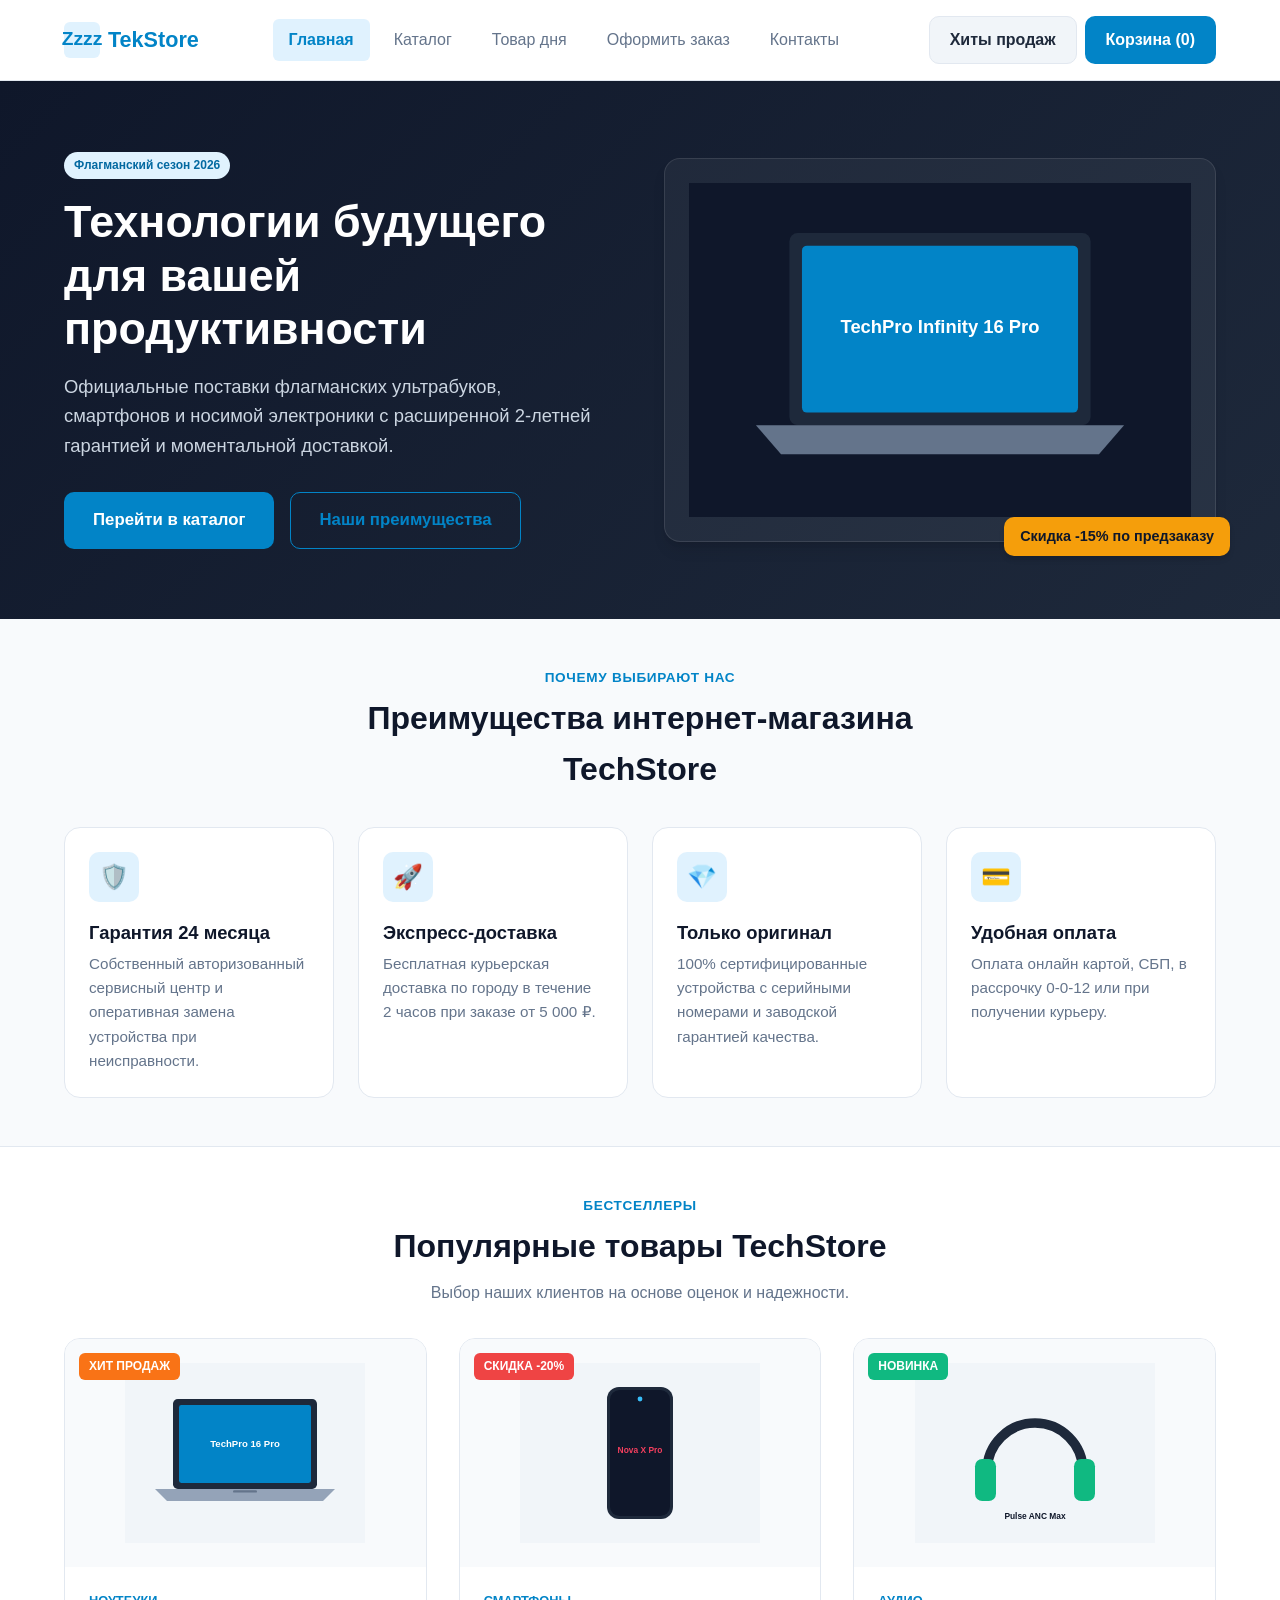
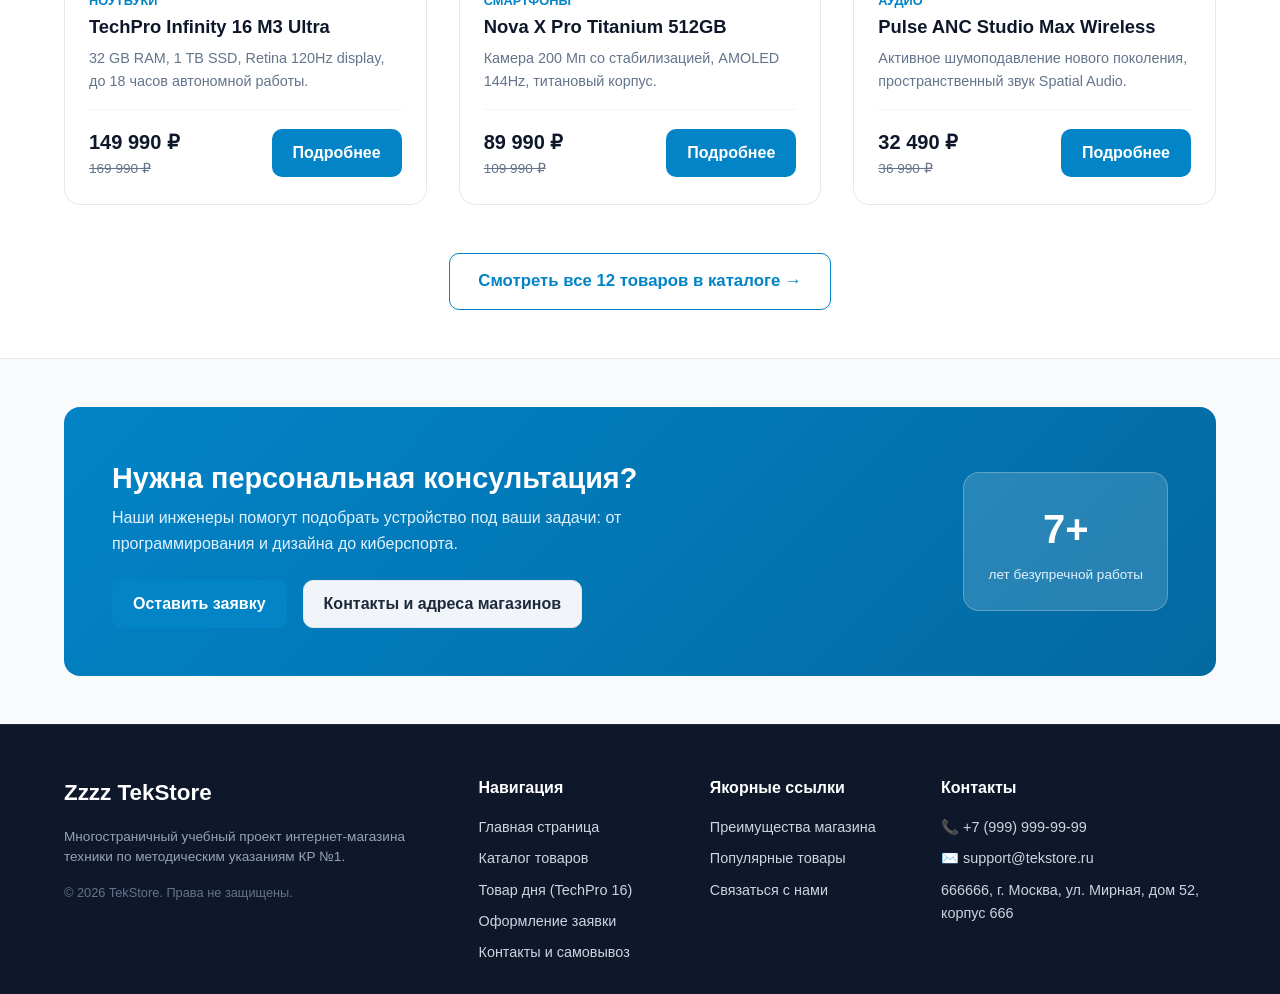
<file: index.html>
<!DOCTYPE html>
<html lang="ru">
<head>
  <meta charset="UTF-8">
  <meta name="viewport" content="width=device-width, initial-scale=1.0">
  <meta name="description" content="Интернет-магазин современной электроники и техники TechStore. Ноутбуки, смартфоны, аксессуары по лучшим ценам.">
  <title>TekStore — Интернет-магазин техники и электроники</title>
  <link rel="stylesheet" href="css/style.css">
</head>
<body class="site-body">
  <header class="site-header">
    <div class="site-header__container">
      <a href="index.html" class="site-header__logo" aria-label="TechStore Главная">
        <span class="site-header__logo-icon">Zzzz</span>
        <span class="site-header__logo-text">TekStore</span>
      </a>
      <nav class="site-nav" aria-label="Основное меню">
        <ul class="site-nav__list">
          <li class="site-nav__item">
            <a href="index.html" class="site-nav__link site-nav__link--active">Главная</a>
          </li>
          <li class="site-nav__item">
            <a href="catalog.html" class="site-nav__link">Каталог</a>
          </li>
          <li class="site-nav__item">
            <a href="product.html" class="site-nav__link">Товар дня</a>
          </li>
          <li class="site-nav__item">
            <a href="order.html" class="site-nav__link">Оформить заказ</a>
          </li>
          <li class="site-nav__item">
            <a href="contacts.html" class="site-nav__link">Контакты</a>
          </li>
        </ul>
      </nav>
      <div class="site-header__actions">
        <a href="index.html#popular" class="button button--secondary site-header__btn">Хиты продаж</a>
        <a href="order.html" class="button button--primary site-header__btn">Корзина (0)</a>
      </div>
    </div>
  </header>
  <main class="main-content">
    <section class="hero-banner">
      <div class="hero-banner__inner">
        <div class="hero-banner__content">
          <span class="badge badge--primary hero-banner__badge">Флагманский сезон 2026</span>
          <h1 class="hero-banner__title">Технологии будущего для вашей продуктивности</h1>
          <p class="hero-banner__description">
            Официальные поставки флагманских ультрабуков, смартфонов и носимой электроники с расширенной 2-летней гарантией и моментальной доставкой.
          </p>
          <div class="hero-banner__buttons">
            <a href="catalog.html" class="button button--primary button--large">Перейти в каталог</a>
            <a href="#advantages" class="button button--outline button--large">Наши преимущества</a>
          </div>
        </div>
        <div class="hero-banner__media">
          <div class="hero-banner__card-preview">
            <img src="images/hero-laptop.svg" alt="Ультрабук TechPro 16 Pro" class="hero-banner__image" onerror="this.src='https://placehold.co/600x400/0f172a/38bdf8?text=TechStore+Ultrabook'">
            <div class="hero-banner__floating-tag">Скидка -15% по предзаказу</div>
          </div>
        </div>
      </div>
    </section>
    <section id="advantages" class="features section-block">
      <div class="section-container">
        <header class="section-header">
          <span class="section-header__subtitle">Почему выбирают нас</span>
          <h2 class="section-header__title">Преимущества интернет-магазина TechStore</h2>
        </header>
        <div class="features__grid">
          <article class="feature-item">
            <div class="feature-item__icon-wrapper">
              <span class="feature-item__icon">🛡️</span>
            </div>
            <h3 class="feature-item__title">Гарантия 24 месяца</h3>
            <p class="feature-item__text">Собственный авторизованный сервисный центр и оперативная замена устройства при неисправности.</p>
          </article>
          <article class="feature-item">
            <div class="feature-item__icon-wrapper">
              <span class="feature-item__icon">🚀</span>
            </div>
            <h3 class="feature-item__title">Экспресс-доставка</h3>
            <p class="feature-item__text">Бесплатная курьерская доставка по городу в течение 2 часов при заказе от 5 000 ₽.</p>
          </article>
          <article class="feature-item">
            <div class="feature-item__icon-wrapper">
              <span class="feature-item__icon">💎</span>
            </div>
            <h3 class="feature-item__title">Только оригинал</h3>
            <p class="feature-item__text">100% сертифицированные устройства с серийными номерами и заводской гарантией качества.</p>
          </article>
          <article class="feature-item">
            <div class="feature-item__icon-wrapper">
              <span class="feature-item__icon">💳</span>
            </div>
            <h3 class="feature-item__title">Удобная оплата</h3>
            <p class="feature-item__text">Оплата онлайн картой, СБП, в рассрочку 0-0-12 или при получении курьеру.</p>
          </article>
        </div>
      </div>
    </section>
    <section id="popular" class="popular-products section-block section-block--alt">
      <div class="section-container">
        <header class="section-header">
          <span class="section-header__subtitle">Бестселлеры</span>
          <h2 class="section-header__title">Популярные товары TechStore</h2>
          <p class="section-header__desc">Выбор наших клиентов на основе оценок и надежности.</p>
        </header>
        <div class="cards-grid">
          <article class="product-card product-card--hit">
            <span class="product-card__badge product-card__badge--hit">Хит продаж</span>
            <div class="product-card__image-box">
              <img src="images/laptop.svg" alt="Ноутбук TechPro Infinity 16" class="product-card__img" onerror="this.src='https://placehold.co/400x300/1e293b/38bdf8?text=TechPro+Laptop'">
            </div>
            <div class="product-card__body">
              <span class="product-card__category">Ноутбуки</span>
              <h3 class="product-card__title">TechPro Infinity 16 M3 Ultra</h3>
              <p class="product-card__description">32 GB RAM, 1 TB SSD, Retina 120Hz display, до 18 часов автономной работы.</p>
              <div class="product-card__footer">
                <div class="product-card__pricing">
                  <span class="product-card__price">149 990 ₽</span>
                  <span class="product-card__old-price">169 990 ₽</span>
                </div>
                <a href="product.html" class="button button--primary product-card__button">Подробнее</a>
              </div>
            </div>
          </article>
          <article class="product-card product-card--sale">
            <span class="product-card__badge product-card__badge--sale">Скидка -20%</span>
            <div class="product-card__image-box">
              <img src="images/phone.svg" alt="Смартфон Nova X Pro" class="product-card__img" onerror="this.src='https://placehold.co/400x300/1e293b/f43f5e?text=Nova+X+Pro'">
            </div>
            <div class="product-card__body">
              <span class="product-card__category">Смартфоны</span>
              <h3 class="product-card__title">Nova X Pro Titanium 512GB</h3>
              <p class="product-card__description">Камера 200 Мп со стабилизацией, AMOLED 144Hz, титановый корпус.</p>
              <div class="product-card__footer">
                <div class="product-card__pricing">
                  <span class="product-card__price">89 990 ₽</span>
                  <span class="product-card__old-price">109 990 ₽</span>
                </div>
                <a href="product.html" class="button button--primary product-card__button">Подробнее</a>
              </div>
            </div>
          </article>
          <article class="product-card product-card--new">
            <span class="product-card__badge product-card__badge--new">Новинка</span>
            <div class="product-card__image-box">
              <img src="images/headphones.svg" alt="Наушники Pulse ANC Max" class="product-card__img" onerror="this.src='https://placehold.co/400x300/1e293b/10b981?text=Pulse+ANC+Max'">
            </div>
            <div class="product-card__body">
              <span class="product-card__category">Аудио</span>
              <h3 class="product-card__title">Pulse ANC Studio Max Wireless</h3>
              <p class="product-card__description">Активное шумоподавление нового поколения, пространственный звук Spatial Audio.</p>
              <div class="product-card__footer">
                <div class="product-card__pricing">
                  <span class="product-card__price">32 490 ₽</span>
                  <span class="product-card__old-price">36 990 ₽</span>
                </div>
                <a href="product.html" class="button button--primary product-card__button">Подробнее</a>
              </div>
            </div>
          </article>
        </div>
        <div class="section-actions">
          <a href="catalog.html" class="button button--outline button--large">Смотреть все 12 товаров в каталоге →</a>
        </div>
      </div>
    </section>
    <section id="contacts" class="about-section section-block">
      <div class="section-container">
        <div class="banner-cta">
          <div class="banner-cta__content">
            <h2 class="banner-cta__title">Нужна персональная консультация?</h2>
            <p class="banner-cta__text">Наши инженеры помогут подобрать устройство под ваши задачи: от программирования и дизайна до киберспорта.</p>
            <div class="banner-cta__buttons">
              <a href="order.html" class="button button--primary">Оставить заявку</a>
              <a href="contacts.html" class="button button--secondary">Контакты и адреса магазинов</a>
            </div>
          </div>
          <div class="banner-cta__info-badge">
            <span class="banner-cta__number">7+</span>
            <span class="banner-cta__label">лет безупречной работы</span>
          </div>
        </div>
      </div>
    </section>
  </main>
  <footer class="site-footer">
    <div class="site-footer__container">
      <div class="site-footer__col">
        <a href="index.html" class="site-footer__logo">
          <span>Zzzz</span> TekStore
        </a>
        <p class="site-footer__about">Многостраничный учебный проект интернет-магазина техники по методическим указаниям КР №1.</p>
        <p class="site-footer__copyright">&copy; 2026 TekStore. Права не защищены.</p>
      </div>
      <div class="site-footer__col">
        <h4 class="site-footer__title">Навигация</h4>
        <ul class="site-footer__links">
          <li><a href="index.html" class="site-footer__link">Главная страница</a></li>
          <li><a href="catalog.html" class="site-footer__link">Каталог товаров</a></li>
          <li><a href="product.html" class="site-footer__link">Товар дня (TechPro 16)</a></li>
          <li><a href="order.html" class="site-footer__link">Оформление заявки</a></li>
          <li><a href="contacts.html" class="site-footer__link">Контакты и самовывоз</a></li>
        </ul>
      </div>
      <div class="site-footer__col">
        <h4 class="site-footer__title">Якорные ссылки</h4>
        <ul class="site-footer__links">
          <li><a href="index.html#advantages" class="site-footer__link">Преимущества магазина</a></li>
          <li><a href="index.html#popular" class="site-footer__link">Популярные товары</a></li>
          <li><a href="index.html#contacts" class="site-footer__link">Связаться с нами</a></li>
        </ul>
      </div>
      <div class="site-footer__col">
        <h4 class="site-footer__title">Контакты</h4>
        <address class="site-footer__contacts">
          <p>📞 <a href="tel:+78005553535" class="site-footer__link">+7 (999) 999-99-99</a></p>
          <p>✉️ <a href="mailto:support@techstore.ru" class="site-footer__link">support@tekstore.ru</a></p>
          <p>666666, г. Москва, ул. Мирная, дом 52, корпус 666</p>
        </address>
      </div>
    </div>
  </footer>
  <a href="#" class="button-to-top" id="btnToTop" aria-label="Вернуться наверх страницы">↑</a>
  <script src="js/main.js"></script>
</body>
</html>
</file>
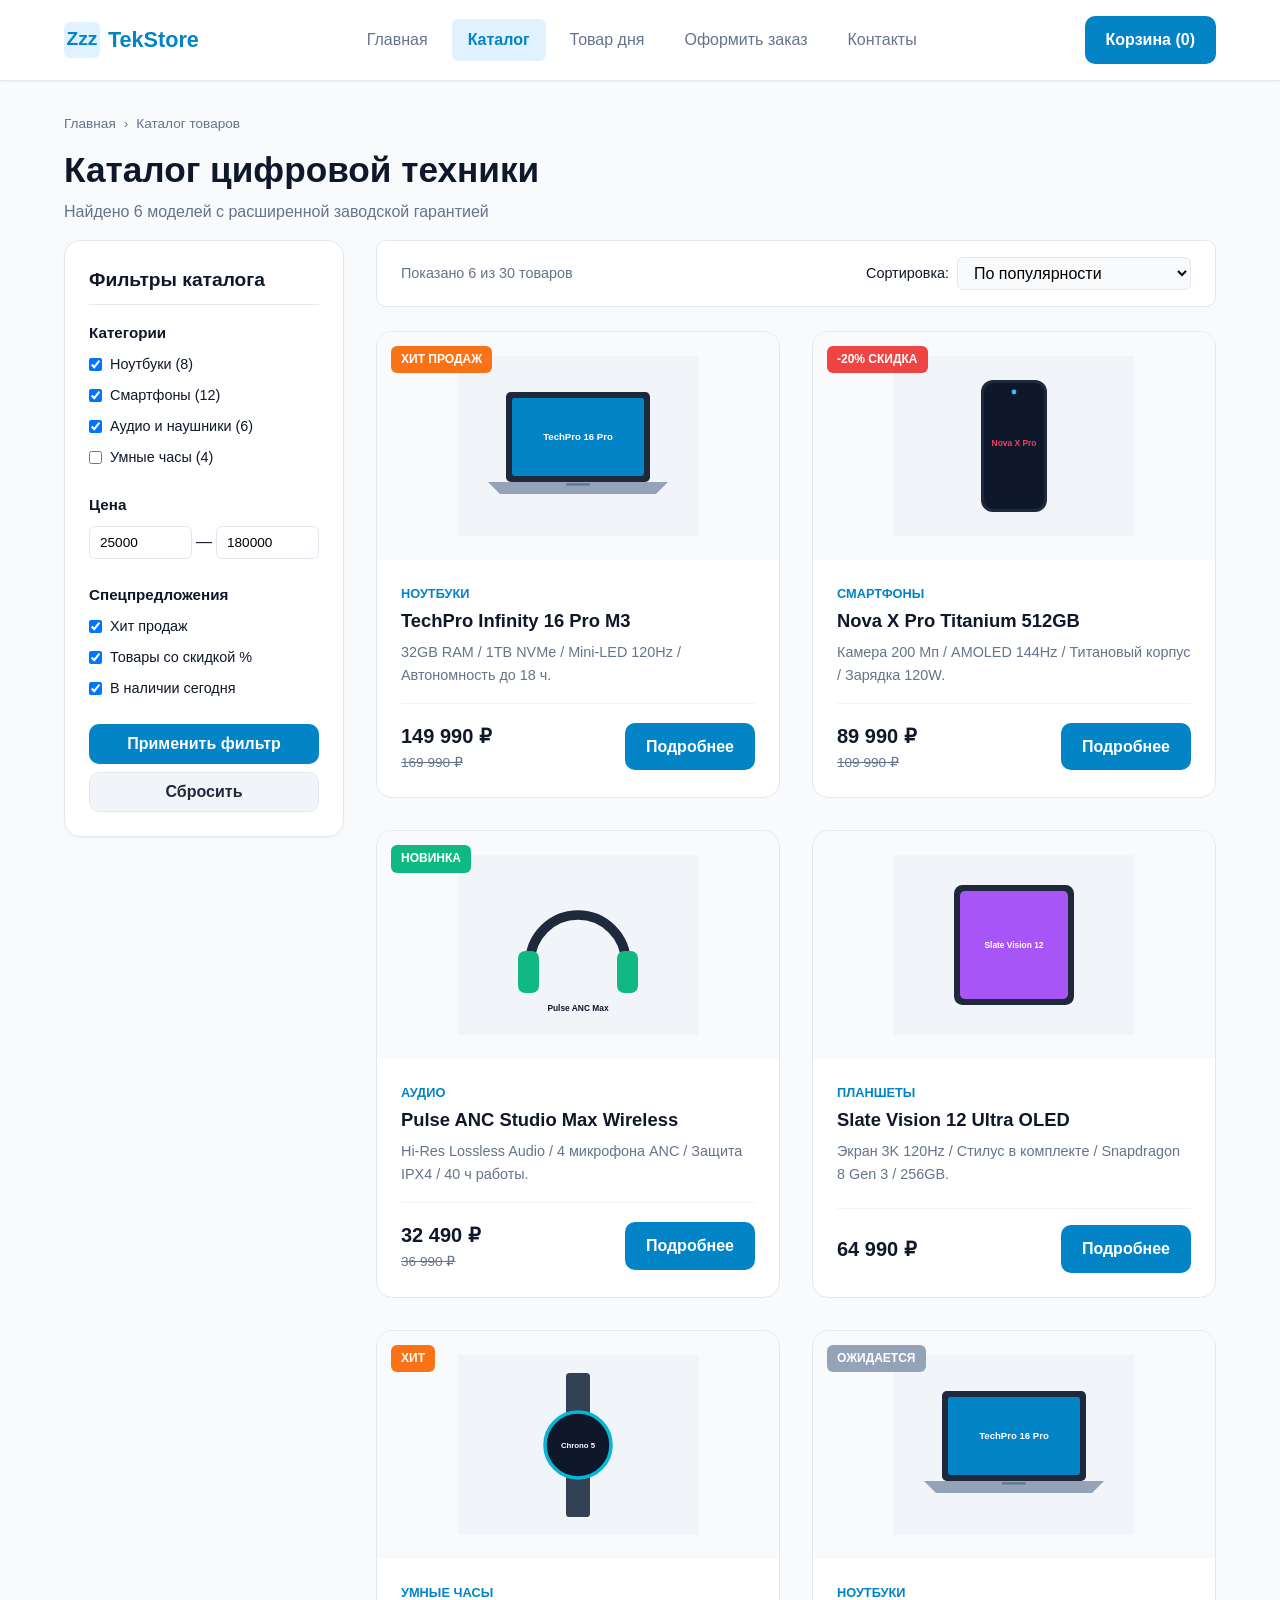
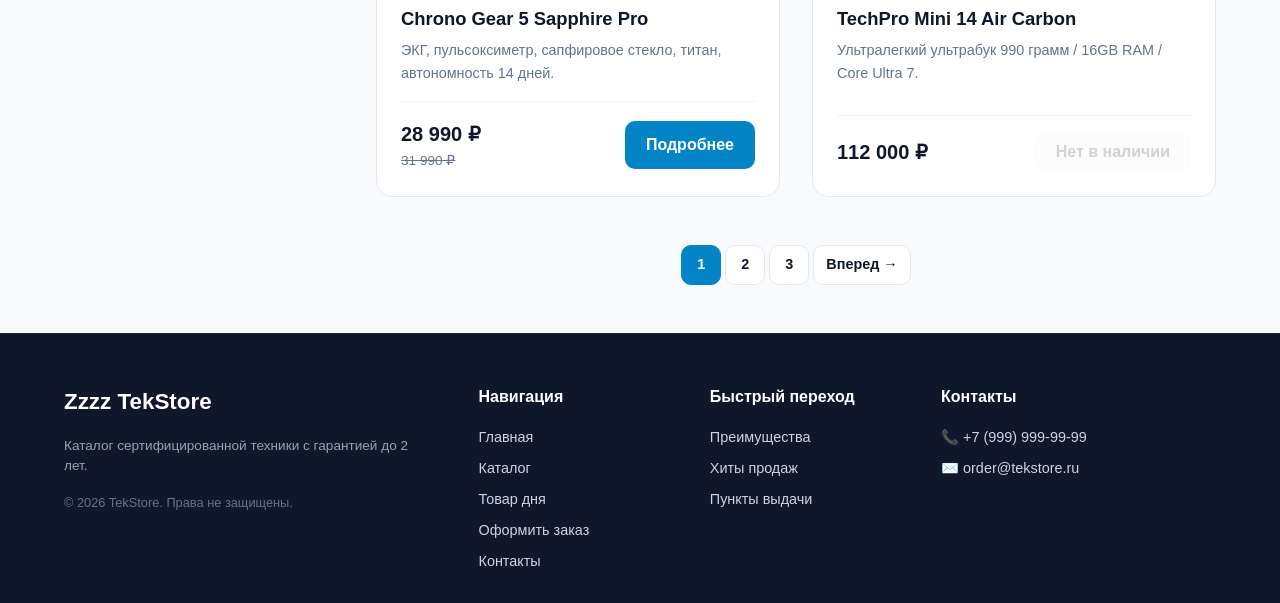
<file: catalog.html>
<!DOCTYPE html>
<html lang="ru">
<head>
  <meta charset="UTF-8">
  <meta name="viewport" content="width=device-width, initial-scale=1.0">
  <meta name="description" content="Полный каталог электроники магазина TechStore: ноутбуки, смартфоны, планшеты, аудио и аксессуары.">
  <title>Каталог товаров — TekStore</title>
  <link rel="stylesheet" href="css/style.css">
</head>
<body class="site-body">
  <header class="site-header">
    <div class="site-header__container">
      <a href="index.html" class="site-header__logo" aria-label="TechStore Главная">
        <span class="site-header__logo-icon">Zzz</span>
        <span class="site-header__logo-text">TekStore</span>
      </a>
      <nav class="site-nav" aria-label="Основное меню">
        <ul class="site-nav__list">
          <li class="site-nav__item"><a href="index.html" class="site-nav__link">Главная</a></li>
          <li class="site-nav__item"><a href="catalog.html" class="site-nav__link site-nav__link--active">Каталог</a></li>
          <li class="site-nav__item"><a href="product.html" class="site-nav__link">Товар дня</a></li>
          <li class="site-nav__item"><a href="order.html" class="site-nav__link">Оформить заказ</a></li>
          <li class="site-nav__item"><a href="contacts.html" class="site-nav__link">Контакты</a></li>
        </ul>
      </nav>
      <div class="site-header__actions">
        <a href="order.html" class="button button--primary site-header__btn">Корзина (0)</a>
      </div>
    </div>
  </header>
  <main class="main-content">
    <section class="page-intro section-container">
      <nav class="breadcrumbs" aria-label="Хлебные крошки">
        <ol class="breadcrumbs__list">
          <li class="breadcrumbs__item"><a href="index.html" class="breadcrumbs__link">Главная</a></li>
          <li class="breadcrumbs__item" aria-current="page">Каталог товаров</li>
        </ol>
      </nav>
      <h1 class="page-intro__title">Каталог цифровой техники</h1>
      <p class="page-intro__subtitle">Найдено 6 моделей с расширенной заводской гарантией</p>
    </section>
    <section class="catalog-layout section-container">
      <aside class="filter-panel" aria-label="Фильтры товаров">
        <div class="filter-panel__card">
          <h2 class="filter-panel__heading">Фильтры каталога</h2>
          <div class="filter-group">
            <h3 class="filter-group__title">Категории</h3>
            <ul class="filter-group__list">
              <li>
                <label class="filter-checkbox">
                  <input type="checkbox" name="cat" value="laptops" checked>
                  <span class="filter-checkbox__label">Ноутбуки (8)</span>
                </label>
              </li>
              <li>
                <label class="filter-checkbox">
                  <input type="checkbox" name="cat" value="phones" checked>
                  <span class="filter-checkbox__label">Смартфоны (12)</span>
                </label>
              </li>
              <li>
                <label class="filter-checkbox">
                  <input type="checkbox" name="cat" value="audio" checked>
                  <span class="filter-checkbox__label">Аудио и наушники (6)</span>
                </label>
              </li>
              <li>
                <label class="filter-checkbox">
                  <input type="checkbox" name="watches">
                  <span class="filter-checkbox__label">Умные часы (4)</span>
                </label>
              </li>
            </ul>
          </div>
          <div class="filter-group">
            <h3 class="filter-group__title">Цена</h3>
            <div class="filter-range-inputs">
              <input type="number" placeholder="от 20 000" class="filter-input" aria-label="Цена от" value="25000">
              <span class="filter-range-dash">—</span>
              <input type="number" placeholder="до 250 000" class="filter-input" aria-label="Цена до" value="180000">
            </div>
          </div>
          <div class="filter-group">
            <h3 class="filter-group__title">Спецпредложения</h3>
            <ul class="filter-group__list">
              <li>
                <label class="filter-checkbox">
                  <input type="checkbox" name="promo" value="hit" checked>
                  <span class="filter-checkbox__label">Хит продаж</span>
                </label>
              </li>
              <li>
                <label class="filter-checkbox">
                  <input type="checkbox" name="promo" value="discount" checked>
                  <span class="filter-checkbox__label">Товары со скидкой %</span>
                </label>
              </li>
              <li>
                <label class="filter-checkbox">
                  <input type="checkbox" name="promo" value="stock" checked>
                  <span class="filter-checkbox__label">В наличии сегодня</span>
                </label>
              </li>
            </ul>
          </div>
          <div class="filter-panel__actions">
            <button type="button" class="button button--primary button--block">Применить фильтр</button>
            <button type="reset" class="button button--secondary button--block">Сбросить</button>
          </div>
        </div>
      </aside>
      <div class="catalog-content">
        <div class="catalog-toolbar">
          <span class="catalog-toolbar__count">Показано 6 из 30 товаров</span>
          <div class="catalog-toolbar__sorting">
            <label for="sortSelect" class="catalog-toolbar__label">Сортировка:</label>
            <select id="sortSelect" class="catalog-toolbar__select">
              <option value="popular">По популярности</option>
              <option value="price-asc">Сначала недорогие</option>
              <option value="price-desc">Сначала премиум</option>
              <option value="rating">По рейтингу покупателей</option>
            </select>
          </div>
        </div>
        <div class="cards-grid cards-grid--catalog">
          <article class="product-card product-card--hit">
            <span class="product-card__badge product-card__badge--hit">Хит продаж</span>
            <div class="product-card__image-box">
              <img src="images/laptop.svg" alt="Ноутбук TechPro Infinity 16" class="product-card__img" onerror="this.src='https://placehold.co/400x300/1e293b/38bdf8?text=TechPro+16'">
            </div>
            <div class="product-card__body">
              <span class="product-card__category">Ноутбуки</span>
              <h3 class="product-card__title">TechPro Infinity 16 Pro M3</h3>
              <p class="product-card__description">32GB RAM / 1TB NVMe / Mini-LED 120Hz / Автономность до 18 ч.</p>
              <div class="product-card__footer">
                <div class="product-card__pricing">
                  <span class="product-card__price">149 990 ₽</span>
                  <span class="product-card__old-price">169 990 ₽</span>
                </div>
                <a href="product.html" class="button button--primary product-card__button">Подробнее</a>
              </div>
            </div>
          </article>
          <article class="product-card product-card--sale">
            <span class="product-card__badge product-card__badge--sale">-20% Скидка</span>
            <div class="product-card__image-box">
              <img src="images/phone.svg" alt="Смартфон Nova X Pro" class="product-card__img" onerror="this.src='https://placehold.co/400x300/1e293b/f43f5e?text=Nova+X+Pro'">
            </div>
            <div class="product-card__body">
              <span class="product-card__category">Смартфоны</span>
              <h3 class="product-card__title">Nova X Pro Titanium 512GB</h3>
              <p class="product-card__description">Камера 200 Мп / AMOLED 144Hz / Титановый корпус / Зарядка 120W.</p>
              <div class="product-card__footer">
                <div class="product-card__pricing">
                  <span class="product-card__price">89 990 ₽</span>
                  <span class="product-card__old-price">109 990 ₽</span>
                </div>
                <a href="product.html" class="button button--primary product-card__button">Подробнее</a>
              </div>
            </div>
          </article>
          <article class="product-card product-card--new">
            <span class="product-card__badge product-card__badge--new">Новинка</span>
            <div class="product-card__image-box">
              <img src="images/headphones.svg" alt="Pulse ANC Studio Max" class="product-card__img" onerror="this.src='https://placehold.co/400x300/1e293b/10b981?text=Pulse+ANC+Max'">
            </div>
            <div class="product-card__body">
              <span class="product-card__category">Аудио</span>
              <h3 class="product-card__title">Pulse ANC Studio Max Wireless</h3>
              <p class="product-card__description">Hi-Res Lossless Audio / 4 микрофона ANC / Защита IPX4 / 40 ч работы.</p>
              <div class="product-card__footer">
                <div class="product-card__pricing">
                  <span class="product-card__price">32 490 ₽</span>
                  <span class="product-card__old-price">36 990 ₽</span>
                </div>
                <a href="product.html" class="button button--primary product-card__button">Подробнее</a>
              </div>
            </div>
          </article>
          <article class="product-card">
            <div class="product-card__image-box">
              <img src="images/tablet.svg" alt="Планшет Slate Vision 12" class="product-card__img" onerror="this.src='https://placehold.co/400x300/1e293b/a855f7?text=Slate+Vision+12'">
            </div>
            <div class="product-card__body">
              <span class="product-card__category">Планшеты</span>
              <h3 class="product-card__title">Slate Vision 12 Ultra OLED</h3>
              <p class="product-card__description">Экран 3K 120Hz / Стилус в комплекте / Snapdragon 8 Gen 3 / 256GB.</p>
              <div class="product-card__footer">
                <div class="product-card__pricing">
                  <span class="product-card__price">64 990 ₽</span>
                </div>
                <a href="product.html" class="button button--primary product-card__button">Подробнее</a>
              </div>
            </div>
          </article>
          <article class="product-card product-card--hit">
            <span class="product-card__badge product-card__badge--hit">Хит</span>
            <div class="product-card__image-box">
              <img src="images/watch.svg" alt="Часы Chrono Gear 5" class="product-card__img" onerror="this.src='https://placehold.co/400x300/1e293b/06b6d4?text=Chrono+Gear+5'">
            </div>
            <div class="product-card__body">
              <span class="product-card__category">Умные часы</span>
              <h3 class="product-card__title">Chrono Gear 5 Sapphire Pro</h3>
              <p class="product-card__description">ЭКГ, пульсоксиметр, сапфировое стекло, титан, автономность 14 дней.</p>
              <div class="product-card__footer">
                <div class="product-card__pricing">
                  <span class="product-card__price">28 990 ₽</span>
                  <span class="product-card__old-price">31 990 ₽</span>
                </div>
                <a href="product.html" class="button button--primary product-card__button">Подробнее</a>
              </div>
            </div>
          </article>
          <article class="product-card product-card--disabled">
            <span class="product-card__badge product-card__badge--disabled">Ожидается</span>
            <div class="product-card__image-box">
              <img src="images/laptop.svg" alt="Ноутбук TechPro Mini 14" class="product-card__img" onerror="this.src='https://placehold.co/400x300/1e293b/64748b?text=TechPro+Mini+14'">
            </div>
            <div class="product-card__body">
              <span class="product-card__category">Ноутбуки</span>
              <h3 class="product-card__title">TechPro Mini 14 Air Carbon</h3>
              <p class="product-card__description">Ультралегкий ультрабук 990 грамм / 16GB RAM / Core Ultra 7.</p>
              <div class="product-card__footer">
                <div class="product-card__pricing">
                  <span class="product-card__price">112 000 ₽</span>
                </div>
                <button class="button button--disabled product-card__button" disabled>Нет в наличии</button>
              </div>
            </div>
          </article>
        </div>
        <nav class="pagination" aria-label="Страницы каталога">
          <ul class="pagination__list">
            <li><span class="pagination__link pagination__link--active" aria-current="page">1</span></li>
            <li><a href="#" class="pagination__link">2</a></li>
            <li><a href="#" class="pagination__link">3</a></li>
            <li><a href="#" class="pagination__link">Вперед →</a></li>
          </ul>
        </nav>
      </div>
    </section>
  </main>
  <footer class="site-footer">
    <div class="site-footer__container">
      <div class="site-footer__col">
        <a href="index.html" class="site-footer__logo"><span>Zzzz</span> TekStore</a>
        <p class="site-footer__about">Каталог сертифицированной техники с гарантией до 2 лет.</p>
        <p class="site-footer__copyright">&copy; 2026 TekStore. Права не защищены.</p>
      </div>
      <div class="site-footer__col">
        <h4 class="site-footer__title">Навигация</h4>
        <ul class="site-footer__links">
          <li><a href="index.html" class="site-footer__link">Главная</a></li>
          <li><a href="catalog.html" class="site-footer__link">Каталог</a></li>
          <li><a href="product.html" class="site-footer__link">Товар дня</a></li>
          <li><a href="order.html" class="site-footer__link">Оформить заказ</a></li>
          <li><a href="contacts.html" class="site-footer__link">Контакты</a></li>
        </ul>
      </div>
      <div class="site-footer__col">
        <h4 class="site-footer__title">Быстрый переход</h4>
        <ul class="site-footer__links">
          <li><a href="index.html#advantages" class="site-footer__link">Преимущества</a></li>
          <li><a href="index.html#popular" class="site-footer__link">Хиты продаж</a></li>
          <li><a href="contacts.html" class="site-footer__link">Пункты выдачи</a></li>
        </ul>
      </div>
      <div class="site-footer__col">
        <h4 class="site-footer__title">Контакты</h4>
        <address class="site-footer__contacts">
          <p>📞 <a href="tel:+78005553535" class="site-footer__link">+7 (999) 999-99-99</a></p>
          <p>✉️ <a href="mailto:order@techstore.ru" class="site-footer__link">order@tekstore.ru</a></p>
        </address>
      </div>
    </div>
  </footer>
  <a href="#" class="button-to-top" id="btnToTop" aria-label="Наверх">↑</a>
  <script src="js/main.js"></script>
</body>
</html>
</file>
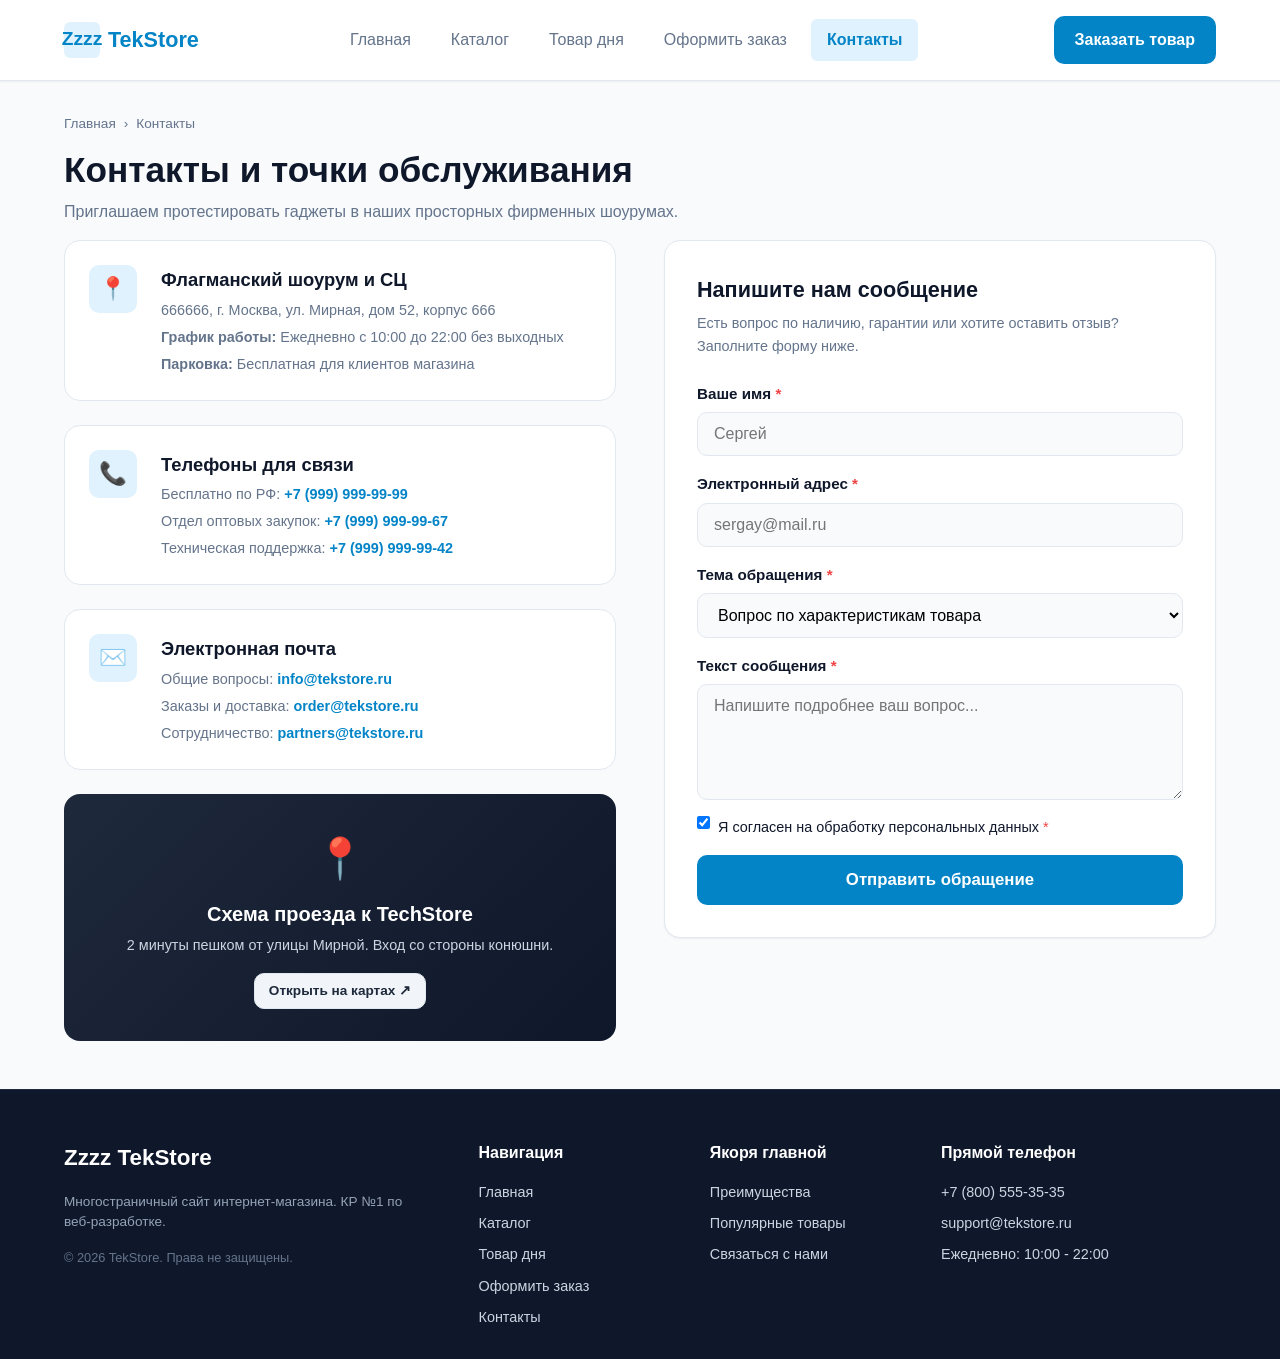
<file: contacts.html>
<!DOCTYPE html>
<html lang="ru">
<head>
  <meta charset="UTF-8">
  <meta name="viewport" content="width=device-width, initial-scale=1.0">
  <meta name="description" content="Контактная информация интернет-магазина TechStore: адреса шоурумов, телефон службы поддержки, график работы и форма обратной связи.">
  <title>Контакты и пункты самовывоза — TekStore</title>
  <link rel="stylesheet" href="css/style.css">
</head>
<body class="site-body">
  <header class="site-header">
    <div class="site-header__container">
      <a href="index.html" class="site-header__logo" aria-label="TechStore Главная">
        <span class="site-header__logo-icon">Zzzz</span>
        <span class="site-header__logo-text">TekStore</span>
      </a>
      <nav class="site-nav" aria-label="Основное меню">
        <ul class="site-nav__list">
          <li class="site-nav__item"><a href="index.html" class="site-nav__link">Главная</a></li>
          <li class="site-nav__item"><a href="catalog.html" class="site-nav__link">Каталог</a></li>
          <li class="site-nav__item"><a href="product.html" class="site-nav__link">Товар дня</a></li>
          <li class="site-nav__item"><a href="order.html" class="site-nav__link">Оформить заказ</a></li>
          <li class="site-nav__item"><a href="contacts.html" class="site-nav__link site-nav__link--active">Контакты</a></li>
        </ul>
      </nav>
      <div class="site-header__actions">
        <a href="order.html" class="button button--primary site-header__btn">Заказать товар</a>
      </div>
    </div>
  </header>
  <main class="main-content">
    <section class="page-intro section-container">
      <nav class="breadcrumbs" aria-label="Хлебные крошки">
        <ol class="breadcrumbs__list">
          <li class="breadcrumbs__item"><a href="index.html" class="breadcrumbs__link">Главная</a></li>
          <li class="breadcrumbs__item" aria-current="page">Контакты</li>
        </ol>
      </nav>
      <h1 class="page-intro__title">Контакты и точки обслуживания</h1>
      <p class="page-intro__subtitle">Приглашаем протестировать гаджеты в наших просторных фирменных шоурумах.</p>
    </section>
    <section class="contacts-section section-container">
      <div class="contacts-grid">
        <div class="contacts-info">
          <article class="contact-card">
            <div class="contact-card__icon">📍</div>
            <div class="contact-card__content">
              <h2 class="contact-card__title">Флагманский шоурум и СЦ</h2>
              <address class="contact-card__address">
                <p>666666, г. Москва, ул. Мирная, дом 52, корпус 666</p>
                <p><strong>График работы:</strong> Ежедневно с 10:00 до 22:00 без выходных</p>
                <p><strong>Парковка:</strong> Бесплатная для клиентов магазина</p>
              </address>
            </div>
          </article>
          <article class="contact-card">
            <div class="contact-card__icon">📞</div>
            <div class="contact-card__content">
              <h2 class="contact-card__title">Телефоны для связи</h2>
              <ul class="contact-card__list">
                <li>Бесплатно по РФ: <a href="tel:+78005553535" class="contact-card__link">+7 (999) 999-99-99</a></li>
                <li>Отдел оптовых закупок: <a href="tel:+74951234567" class="contact-card__link">+7 (999) 999-99-67</a></li>
                <li>Техническая поддержка: <a href="tel:+74959876543" class="contact-card__link">+7 (999) 999-99-42</a></li>
              </ul>
            </div>
          </article>
          <article class="contact-card">
            <div class="contact-card__icon">✉️</div>
            <div class="contact-card__content">
              <h2 class="contact-card__title">Электронная почта</h2>
              <ul class="contact-card__list">
                <li>Общие вопросы: <a href="mailto:info@techstore.ru" class="contact-card__link">info@tekstore.ru</a></li>
                <li>Заказы и доставка: <a href="mailto:order@techstore.ru" class="contact-card__link">order@tekstore.ru</a></li>
                <li>Сотрудничество: <a href="mailto:partners@techstore.ru" class="contact-card__link">partners@tekstore.ru</a></li>
              </ul>
            </div>
          </article>
          <div class="map-placeholder">
            <div class="map-placeholder__inner">
              <span class="map-placeholder__pin">📍</span>
              <h3 class="map-placeholder__title">Схема проезда к TechStore</h3>
              <p class="map-placeholder__text">2 минуты пешком от улицы Мирной. Вход со стороны конюшни.</p>
              <a href="https://maps.google.com" target="_blank" rel="noopener noreferrer" class="button button--secondary button--small">Открыть на картах ↗</a>
            </div>
          </div>
        </div>
        <div class="contacts-feedback">
          <div class="feedback-card">
            <h2 class="feedback-card__title">Напишите нам сообщение</h2>
            <p class="feedback-card__desc">Есть вопрос по наличию, гарантии или хотите оставить отзыв? Заполните форму ниже.</p>
            <form id="feedbackForm" class="feedback-form" method="POST" action="#">
              <div class="form-group">
                <label for="fbName" class="form-label">Ваше имя <span class="required-star">*</span></label>
                <input type="text" id="fbName" name="name" class="form-input" placeholder="Сергей" required>
              </div>
              <div class="form-group">
                <label for="fbEmail" class="form-label">Электронный адрес <span class="required-star">*</span></label>
                <input type="email" id="fbEmail" name="email" class="form-input" placeholder="sergay@mail.ru" required>
              </div>
              <div class="form-group">
                <label for="fbTopic" class="form-label">Тема обращения <span class="required-star">*</span></label>
                <select id="fbTopic" name="topic" class="form-select" required>
                  <option value="question">Вопрос по характеристикам товара</option>
                  <option value="warranty">Гарантийное обслуживание</option>
                  <option value="delivery">Сроки и статус доставки</option>
                  <option value="partnership">Предложение о сотрудничестве</option>
                </select>
              </div>
              <div class="form-group">
                <label for="fbMessage" class="form-label">Текст сообщения <span class="required-star">*</span></label>
                <textarea id="fbMessage" name="message" class="form-textarea" rows="5" placeholder="Напишите подробнее ваш вопрос..." required></textarea>
              </div>
              <div class="form-group form-group--checkbox">
                <label for="fbAgreement" class="form-checkbox-label">
                  <input type="checkbox" id="fbAgreement" name="agreement" required checked>
                  <span>Я согласен на обработку персональных данных <span class="required-star">*</span></span>
                </label>
              </div>
              <button type="submit" class="button button--primary button--large button--block">Отправить обращение</button>
            </form>
          </div>
        </div>
      </div>
    </section>
  </main>
  <footer class="site-footer">
    <div class="site-footer__container">
      <div class="site-footer__col">
        <a href="index.html" class="site-footer__logo"><span>Zzzz</span> TekStore</a>
        <p class="site-footer__about">Многостраничный сайт интернет-магазина. КР №1 по веб-разработке.</p>
        <p class="site-footer__copyright">&copy; 2026 TekStore. Права не защищены.</p>
      </div>
      <div class="site-footer__col">
        <h4 class="site-footer__title">Навигация</h4>
        <ul class="site-footer__links">
          <li><a href="index.html" class="site-footer__link">Главная</a></li>
          <li><a href="catalog.html" class="site-footer__link">Каталог</a></li>
          <li><a href="product.html" class="site-footer__link">Товар дня</a></li>
          <li><a href="order.html" class="site-footer__link">Оформить заказ</a></li>
          <li><a href="contacts.html" class="site-footer__link">Контакты</a></li>
        </ul>
      </div>
      <div class="site-footer__col">
        <h4 class="site-footer__title">Якоря главной</h4>
        <ul class="site-footer__links">
          <li><a href="index.html#advantages" class="site-footer__link">Преимущества</a></li>
          <li><a href="index.html#popular" class="site-footer__link">Популярные товары</a></li>
          <li><a href="index.html#contacts" class="site-footer__link">Связаться с нами</a></li>
        </ul>
      </div>
      <div class="site-footer__col">
        <h4 class="site-footer__title">Прямой телефон</h4>
        <address class="site-footer__contacts">
          <p>+7 (800) 555-35-35</p>
          <p>support@tekstore.ru</p>
          <p>Ежедневно: 10:00 - 22:00</p>
        </address>
      </div>
    </div>
  </footer>
  <a href="#" class="button-to-top" id="btnToTop" aria-label="Наверх">↑</a>
  <script src="js/main.js"></script>
</body>
</html>
</file>
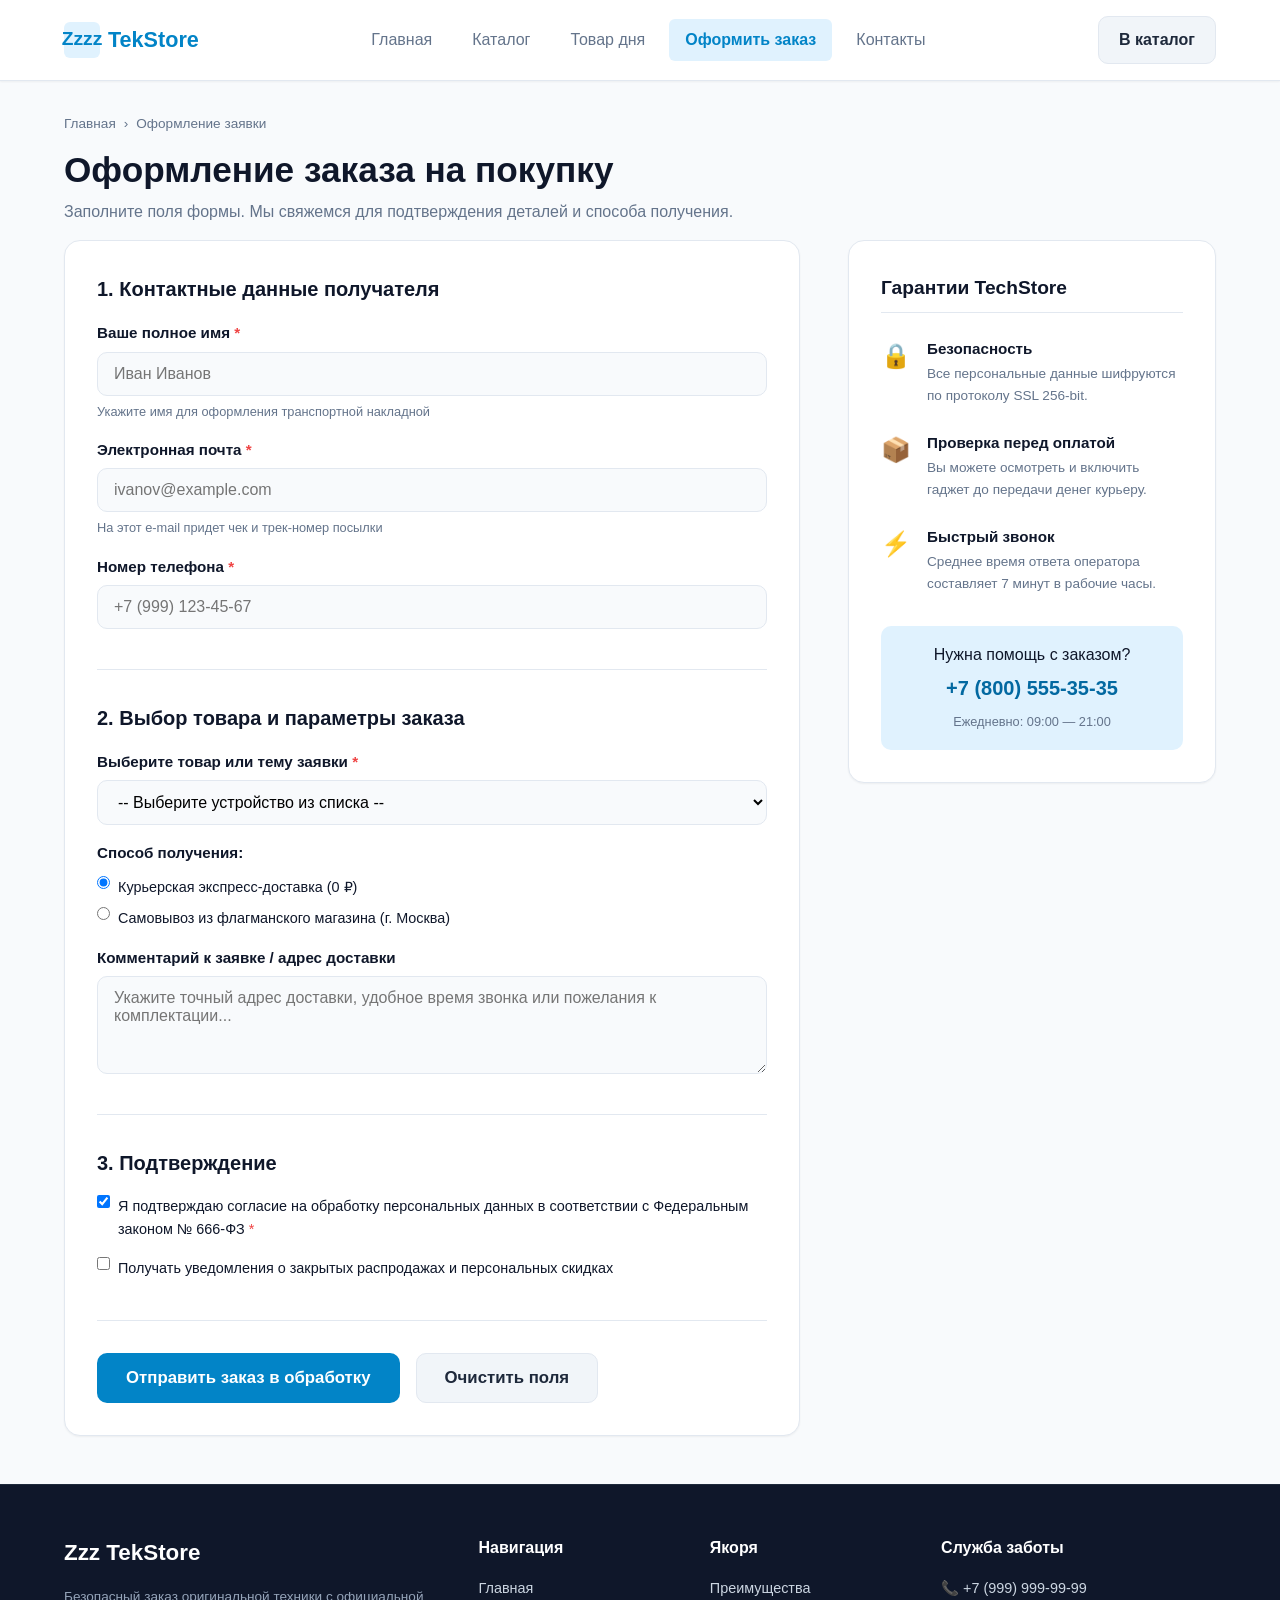
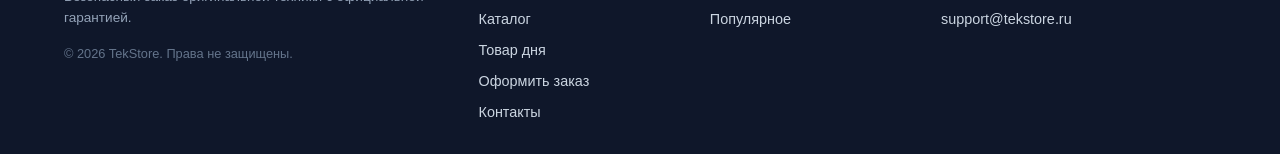
<file: order.html>
<!DOCTYPE html>
<html lang="ru">
<head>
  <meta charset="UTF-8">
  <meta name="viewport" content="width=device-width, initial-scale=1.0">
  <meta name="description" content="Оформление заказа на покупку техники в TechStore: быстрая доставка, оплата при получении, гарантия.">
  <title>Оформление заказа — TekStore</title>
  <link rel="stylesheet" href="css/style.css">
</head>
<body class="site-body">
  <header class="site-header">
    <div class="site-header__container">
      <a href="index.html" class="site-header__logo" aria-label="TechStore Главная">
        <span class="site-header__logo-icon">Zzzz</span>
        <span class="site-header__logo-text">TekStore</span>
      </a>
      <nav class="site-nav" aria-label="Основное меню">
        <ul class="site-nav__list">
          <li class="site-nav__item"><a href="index.html" class="site-nav__link">Главная</a></li>
          <li class="site-nav__item"><a href="catalog.html" class="site-nav__link">Каталог</a></li>
          <li class="site-nav__item"><a href="product.html" class="site-nav__link">Товар дня</a></li>
          <li class="site-nav__item"><a href="order.html" class="site-nav__link site-nav__link--active">Оформить заказ</a></li>
          <li class="site-nav__item"><a href="contacts.html" class="site-nav__link">Контакты</a></li>
        </ul>
      </nav>
      <div class="site-header__actions">
        <a href="catalog.html" class="button button--secondary site-header__btn">В каталог</a>
      </div>
    </div>
  </header>
  <main class="main-content">
    <section class="page-intro section-container">
      <nav class="breadcrumbs" aria-label="Хлебные крошки">
        <ol class="breadcrumbs__list">
          <li class="breadcrumbs__item"><a href="index.html" class="breadcrumbs__link">Главная</a></li>
          <li class="breadcrumbs__item" aria-current="page">Оформление заявки</li>
        </ol>
      </nav>
      <h1 class="page-intro__title">Оформление заказа на покупку</h1>
      <p class="page-intro__subtitle">Заполните поля формы. Мы свяжемся для подтверждения деталей и способа получения.</p>
    </section>
    <section class="order-section section-container">
      <div class="order-layout">
        <div class="order-form-wrapper">
          <form id="mainOrderForm" class="order-form" method="POST" action="#">
            <fieldset class="order-form__fieldset">
              <legend class="order-form__legend">1. Контактные данные получателя</legend>
              <div class="order-form__field">
                <label for="userName" class="order-form__label">Ваше полное имя <span class="required-star">*</span></label>
                <input type="text" id="userName" name="client_name" class="order-form__input" placeholder="Иван Иванов" required autocomplete="name">
                <span class="order-form__hint">Укажите имя для оформления транспортной накладной</span>
              </div>
              <div class="order-form__field">
                <label for="userEmail" class="order-form__label">Электронная почта <span class="required-star">*</span></label>
                <input type="email" id="userEmail" name="client_email" class="order-form__input" placeholder="ivanov@example.com" required autocomplete="email">
                <span class="order-form__hint">На этот e-mail придет чек и трек-номер посылки</span>
              </div>
              <div class="order-form__field">
                <label for="userPhone" class="order-form__label">Номер телефона <span class="required-star">*</span></label>
                <input type="tel" id="userPhone" name="client_phone" class="order-form__input" placeholder="+7 (999) 123-45-67" required autocomplete="tel">
              </div>
            </fieldset>
            <fieldset class="order-form__fieldset">
              <legend class="order-form__legend">2. Выбор товара и параметры заказа</legend>
              <div class="order-form__field">
                <label for="productSelect" class="order-form__label">Выберите товар или тему заявки <span class="required-star">*</span></label>
                <select id="productSelect" name="chosen_product" class="order-form__select" required>
                  <option value="" disabled selected>-- Выберите устройство из списка --</option>
                  <option value="laptop-pro">Ноутбук TechPro Infinity 16 Pro M3 (149 990 ₽)</option>
                  <option value="phone-titanium">Смартфон Nova X Pro Titanium 512GB (89 990 ₽)</option>
                  <option value="headphones-max">Наушники Pulse ANC Studio Max (32 490 ₽)</option>
                  <option value="tablet-vision">Планшет Slate Vision 12 OLED (64 990 ₽)</option>
                  <option value="watch-sapphire">Часы Chrono Gear 5 Sapphire (28 990 ₽)</option>
                  <option value="custom-consultation">Индивидуальная консультация специалиста</option>
                </select>
              </div>
              <div class="order-form__field">
                <span class="order-form__label">Способ получения:</span>
                <div class="order-form__radios">
                  <label class="order-form__radio-label">
                    <input type="radio" name="delivery_method" value="courier" checked>
                    <span>Курьерская экспресс-доставка (0 ₽)</span>
                  </label>
                  <label class="order-form__radio-label">
                    <input type="radio" name="delivery_method" value="pickup">
                    <span>Самовывоз из флагманского магазина (г. Москва)</span>
                  </label>
                </div>
              </div>
              <div class="order-form__field">
                <label for="userComment" class="order-form__label">Комментарий к заявке / адрес доставки</label>
                <textarea id="userComment" name="client_comment" class="order-form__textarea" rows="4" placeholder="Укажите точный адрес доставки, удобное время звонка или пожелания к комплектации..."></textarea>
              </div>
            </fieldset>
            <fieldset class="order-form__fieldset">
              <legend class="order-form__legend">3. Подтверждение</legend>
              <div class="order-form__field order-form__field--checkbox">
                <label for="dataAgreement" class="order-form__checkbox-label">
                  <input type="checkbox" id="dataAgreement" name="agreement" required checked>
                  <span>Я подтверждаю согласие на обработку персональных данных в соответствии с Федеральным законом № 666-ФЗ <span class="required-star">*</span></span>
                </label>
              </div>
              <div class="order-form__field order-form__field--checkbox">
                <label for="newsletter" class="order-form__checkbox-label">
                  <input type="checkbox" id="newsletter" name="newsletter">
                  <span>Получать уведомления о закрытых распродажах и персональных скидках</span>
                </label>
              </div>
            </fieldset>
            <div class="order-form__actions">
              <button type="submit" class="button button--primary button--large">Отправить заказ в обработку</button>
              <button type="reset" class="button button--secondary button--large">Очистить поля</button>
            </div>
          </form>
        </div>
        <aside class="order-summary-sidebar">
          <div class="order-summary-card">
            <h3 class="order-summary-card__title">Гарантии TechStore</h3>
            <ul class="order-summary-card__list">
              <li>
                <span class="icon">🔒</span>
                <div>
                  <strong>Безопасность</strong>
                  <p>Все персональные данные шифруются по протоколу SSL 256-bit.</p>
                </div>
              </li>
              <li>
                <span class="icon">📦</span>
                <div>
                  <strong>Проверка перед оплатой</strong>
                  <p>Вы можете осмотреть и включить гаджет до передачи денег курьеру.</p>
                </div>
              </li>
              <li>
                <span class="icon">⚡</span>
                <div>
                  <strong>Быстрый звонок</strong>
                  <p>Среднее время ответа оператора составляет 7 минут в рабочие часы.</p>
                </div>
              </li>
            </ul>
            <div class="order-summary-card__support">
              <p>Нужна помощь с заказом?</p>
              <a href="tel:+78005553535" class="order-summary-card__phone">+7 (800) 555-35-35</a>
              <span class="order-summary-card__workhours">Ежедневно: 09:00 — 21:00</span>
            </div>
          </div>
        </aside>
      </div>
    </section>
  </main>
  <footer class="site-footer">
    <div class="site-footer__container">
      <div class="site-footer__col">
        <a href="index.html" class="site-footer__logo"><span>Zzz</span> TekStore</a>
        <p class="site-footer__about">Безопасный заказ оригинальной техники с официальной гарантией.</p>
        <p class="site-footer__copyright">&copy; 2026 TekStore. Права не защищены.</p>
      </div>
      <div class="site-footer__col">
        <h4 class="site-footer__title">Навигация</h4>
        <ul class="site-footer__links">
          <li><a href="index.html" class="site-footer__link">Главная</a></li>
          <li><a href="catalog.html" class="site-footer__link">Каталог</a></li>
          <li><a href="product.html" class="site-footer__link">Товар дня</a></li>
          <li><a href="order.html" class="site-footer__link">Оформить заказ</a></li>
          <li><a href="contacts.html" class="site-footer__link">Контакты</a></li>
        </ul>
      </div>
      <div class="site-footer__col">
        <h4 class="site-footer__title">Якоря</h4>
        <ul class="site-footer__links">
          <li><a href="index.html#advantages" class="site-footer__link">Преимущества</a></li>
          <li><a href="index.html#popular" class="site-footer__link">Популярное</a></li>
        </ul>
      </div>
      <div class="site-footer__col">
        <h4 class="site-footer__title">Служба заботы</h4>
        <address class="site-footer__contacts">
          <p>📞 +7 (999) 999-99-99</p>
          <p>support@tekstore.ru</p>
        </address>
      </div>
    </div>
  </footer>
  <a href="#" class="button-to-top" id="btnToTop" aria-label="Наверх">↑</a>
  <script src="js/main.js"></script>
</body>
</html>
</file>
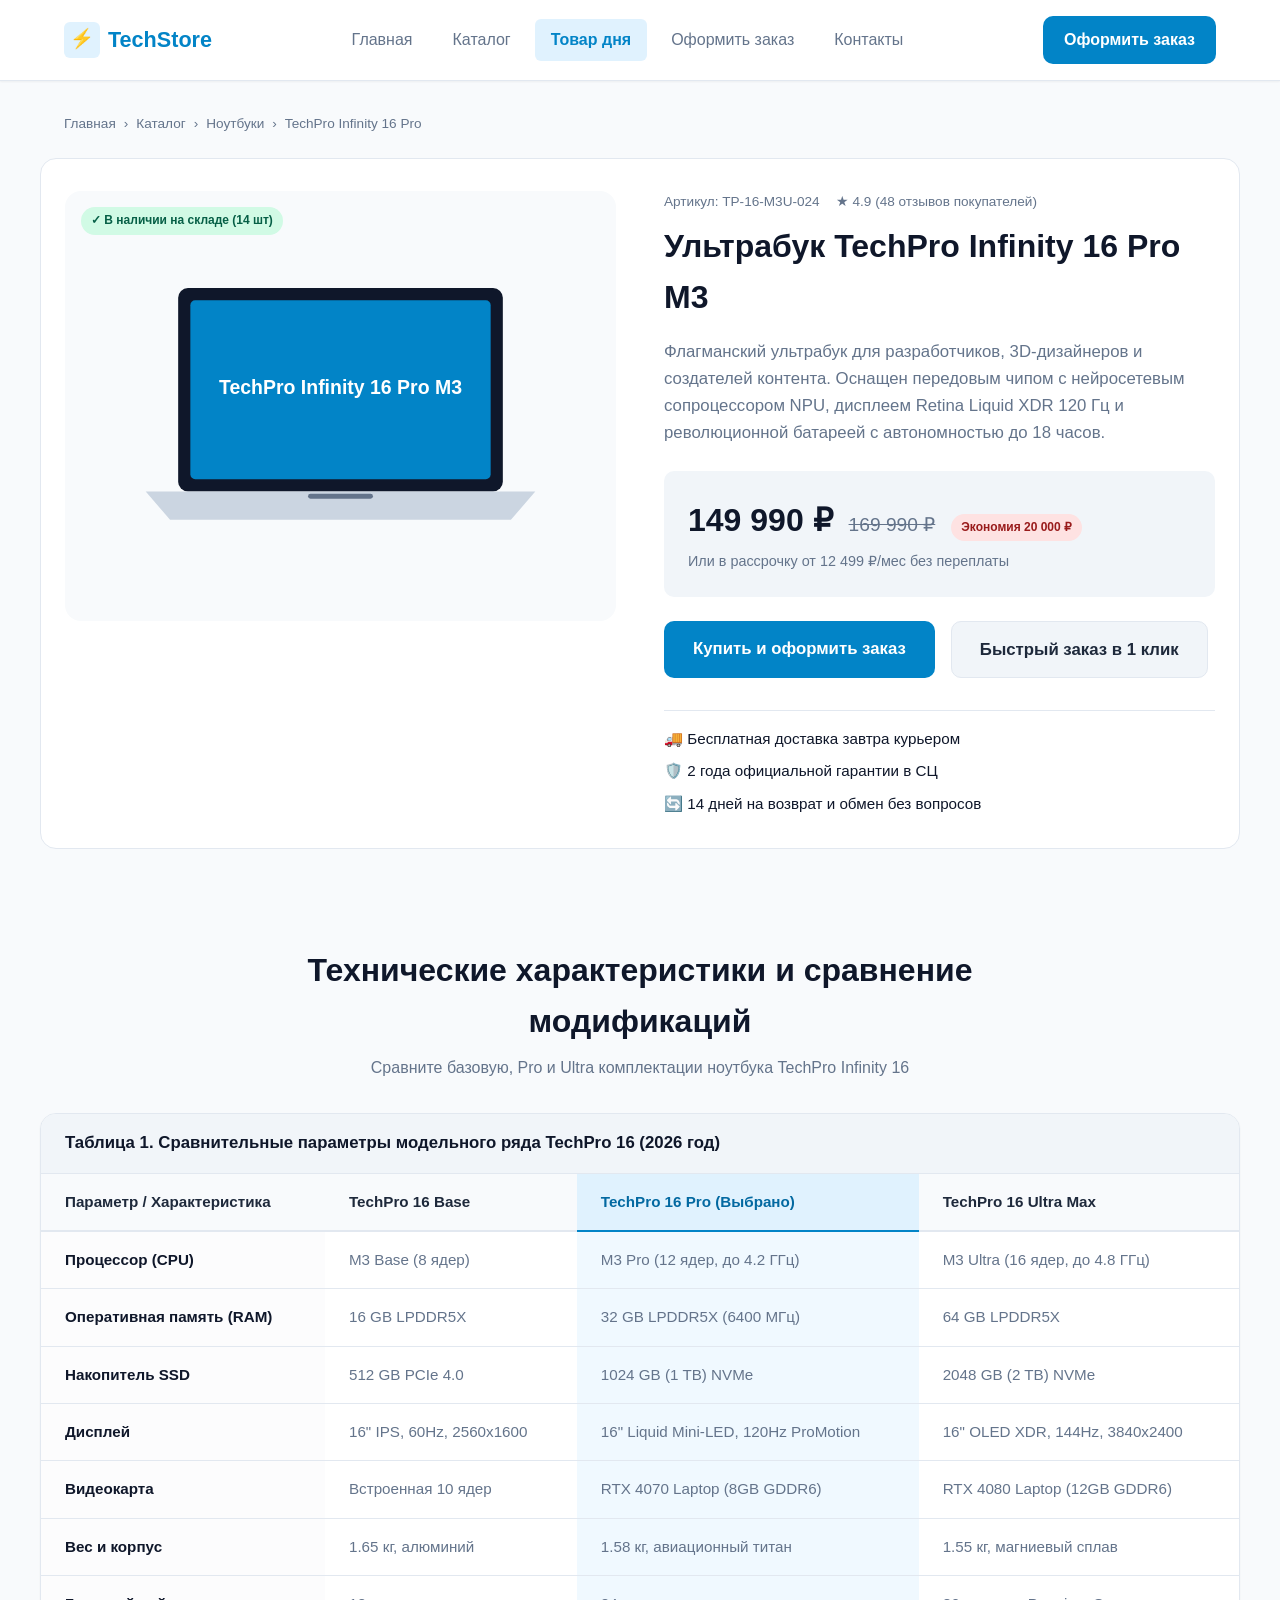
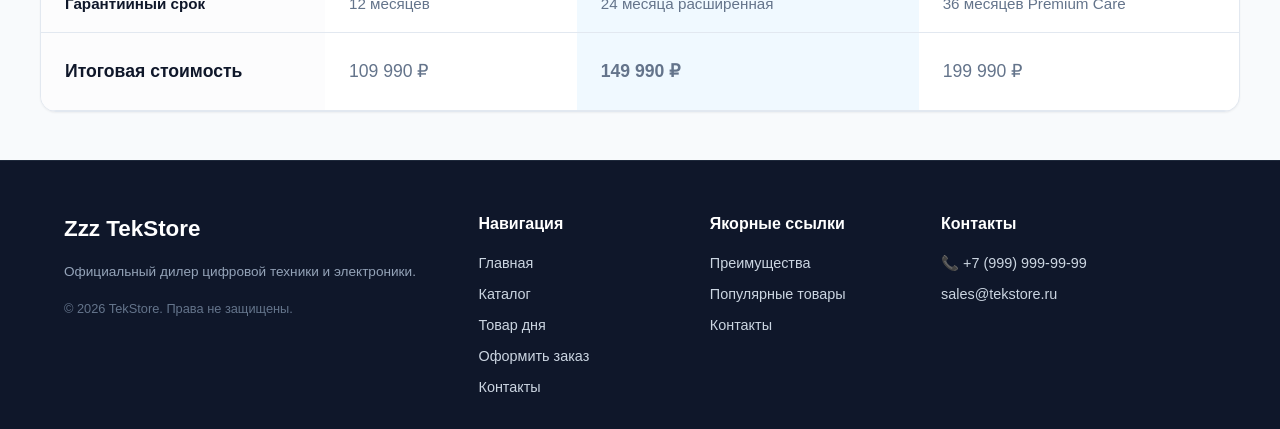
<file: product.html>
<!DOCTYPE html>
<html lang="ru">
<head>
  <meta charset="UTF-8">
  <meta name="viewport" content="width=device-width, initial-scale=1.0">
  <meta name="description" content="Ультрабук TechPro Infinity 16 Pro M3 — характеристики, таблица комплектаций, отзывы и возможность оформления заказа онлайн.">
  <title>Ультрабук TechPro Infinity 16 Pro — TekStore</title>
  <link rel="stylesheet" href="css/style.css">
</head>
<body class="site-body">
  <header class="site-header">
    <div class="site-header__container">
      <a href="index.html" class="site-header__logo" aria-label="TechStore Главная">
        <span class="site-header__logo-icon">⚡</span>
        <span class="site-header__logo-text">TechStore</span>
      </a>
      <nav class="site-nav" aria-label="Основное меню">
        <ul class="site-nav__list">
          <li class="site-nav__item"><a href="index.html" class="site-nav__link">Главная</a></li>
          <li class="site-nav__item"><a href="catalog.html" class="site-nav__link">Каталог</a></li>
          <li class="site-nav__item"><a href="product.html" class="site-nav__link site-nav__link--active">Товар дня</a></li>
          <li class="site-nav__item"><a href="order.html" class="site-nav__link">Оформить заказ</a></li>
          <li class="site-nav__item"><a href="contacts.html" class="site-nav__link">Контакты</a></li>
        </ul>
      </nav>
      <div class="site-header__actions">
        <a href="order.html" class="button button--primary site-header__btn">Оформить заказ</a>
      </div>
    </div>
  </header>
  <main class="main-content">
    <section class="page-intro section-container">
      <nav class="breadcrumbs" aria-label="Хлебные крошки">
        <ol class="breadcrumbs__list">
          <li class="breadcrumbs__item"><a href="index.html" class="breadcrumbs__link">Главная</a></li>
          <li class="breadcrumbs__item"><a href="catalog.html" class="breadcrumbs__link">Каталог</a></li>
          <li class="breadcrumbs__item"><a href="catalog.html" class="breadcrumbs__link">Ноутбуки</a></li>
          <li class="breadcrumbs__item" aria-current="page">TechPro Infinity 16 Pro</li>
        </ol>
      </nav>
    </section>
    <section class="product-view section-container">
      <div class="product-view__gallery">
        <div class="product-view__image-container">
          <img src="images/laptop-big.svg" alt="Ноутбук TechPro Infinity 16 Pro в титановом корпусе" class="product-view__main-img" onerror="this.src='https://placehold.co/600x450/1e293b/38bdf8?text=TechPro+16+Pro+Flagship'">
          <span class="badge badge--success product-view__stock-badge">✓ В наличии на складе (14 шт)</span>
        </div>
      </div>
      <div class="product-view__info">
        <div class="product-view__meta">
          <span class="product-view__sku">Артикул: TP-16-M3U-024</span>
          <span class="product-view__rating">★ 4.9 (48 отзывов покупателей)</span>
        </div>
        <h1 class="product-view__title">Ультрабук TechPro Infinity 16 Pro M3</h1>
        <p class="product-view__lead">
          Флагманский ультрабук для разработчиков, 3D-дизайнеров и создателей контента. Оснащен передовым чипом с нейросетевым сопроцессором NPU, дисплеем Retina Liquid XDR 120 Гц и революционной батареей с автономностью до 18 часов.
        </p>
        <div class="product-view__pricing-box">
          <div class="product-view__price-wrap">
            <span class="product-view__current-price">149 990 ₽</span>
            <span class="product-view__old-price">169 990 ₽</span>
            <span class="badge badge--danger product-view__economy">Экономия 20 000 ₽</span>
          </div>
          <p class="product-view__credit-hint">Или в рассрочку от 12 499 ₽/мес без переплаты</p>
        </div>
        <div class="product-view__actions">
          <a href="order.html" class="button button--primary button--large">Купить и оформить заказ</a>
          <button type="button" class="button button--secondary button--large" id="openModalBtn">Быстрый заказ в 1 клик</button>
        </div>
        <ul class="product-view__perks">
          <li>🚚 Бесплатная доставка завтра курьером</li>
          <li>🛡️ 2 года официальной гарантии в СЦ</li>
          <li>🔄 14 дней на возврат и обмен без вопросов</li>
        </ul>
      </div>
    </section>
    <section class="product-specs section-container section-block">
      <header class="section-header">
        <h2 class="section-header__title">Технические характеристики и сравнение модификаций</h2>
        <p class="section-header__desc">Сравните базовую, Pro и Ultra комплектации ноутбука TechPro Infinity 16</p>
      </header>
      <div class="table-responsive">
        <table class="specs-table">
          <caption class="specs-table__caption">Таблица 1. Сравнительные параметры модельного ряда TechPro 16 (2026 год)</caption>
          <thead class="specs-table__head">
            <tr>
              <th scope="col" class="specs-table__th">Параметр / Характеристика</th>
              <th scope="col" class="specs-table__th">TechPro 16 Base</th>
              <th scope="col" class="specs-table__th specs-table__th--highlight">TechPro 16 Pro (Выбрано)</th>
              <th scope="col" class="specs-table__th">TechPro 16 Ultra Max</th>
            </tr>
          </thead>
          <tbody class="specs-table__body">
            <tr>
              <th scope="row" class="specs-table__row-header">Процессор (CPU)</th>
              <td>M3 Base (8 ядер)</td>
              <td class="specs-table__td--highlight">M3 Pro (12 ядер, до 4.2 ГГц)</td>
              <td>M3 Ultra (16 ядер, до 4.8 ГГц)</td>
            </tr>
            <tr>
              <th scope="row" class="specs-table__row-header">Оперативная память (RAM)</th>
              <td>16 GB LPDDR5X</td>
              <td class="specs-table__td--highlight">32 GB LPDDR5X (6400 МГц)</td>
              <td>64 GB LPDDR5X</td>
            </tr>
            <tr>
              <th scope="row" class="specs-table__row-header">Накопитель SSD</th>
              <td>512 GB PCIe 4.0</td>
              <td class="specs-table__td--highlight">1024 GB (1 TB) NVMe</td>
              <td>2048 GB (2 TB) NVMe</td>
            </tr>
            <tr>
              <th scope="row" class="specs-table__row-header">Дисплей</th>
              <td>16" IPS, 60Hz, 2560x1600</td>
              <td class="specs-table__td--highlight">16" Liquid Mini-LED, 120Hz ProMotion</td>
              <td>16" OLED XDR, 144Hz, 3840x2400</td>
            </tr>
            <tr>
              <th scope="row" class="specs-table__row-header">Видеокарта</th>
              <td>Встроенная 10 ядер</td>
              <td class="specs-table__td--highlight">RTX 4070 Laptop (8GB GDDR6)</td>
              <td>RTX 4080 Laptop (12GB GDDR6)</td>
            </tr>
            <tr>
              <th scope="row" class="specs-table__row-header">Вес и корпус</th>
              <td>1.65 кг, алюминий</td>
              <td class="specs-table__td--highlight">1.58 кг, авиационный титан</td>
              <td>1.55 кг, магниевый сплав</td>
            </tr>
            <tr>
              <th scope="row" class="specs-table__row-header">Гарантийный срок</th>
              <td>12 месяцев</td>
              <td class="specs-table__td--highlight">24 месяца расширенная</td>
              <td>36 месяцев Premium Care</td>
            </tr>
            <tr class="specs-table__row-price">
              <th scope="row" class="specs-table__row-header">Итоговая стоимость</th>
              <td>109 990 ₽</td>
              <td class="specs-table__td--highlight"><strong>149 990 ₽</strong></td>
              <td>199 990 ₽</td>
            </tr>
          </tbody>
        </table>
      </div>
    </section>
  </main>
  <dialog id="fastOrderDialog" class="modal-dialog">
    <div class="modal-dialog__container">
      <header class="modal-dialog__header">
        <h3 class="modal-dialog__title">Быстрый заказ в 1 клик</h3>
        <button type="button" class="modal-dialog__close" id="closeModalBtn" aria-label="Закрыть окно">×</button>
      </header>
      <div class="modal-dialog__body">
        <p class="modal-dialog__desc">Оставьте номер телефона, и наш менеджер перезвонит вам в течение 10 минут для подтверждения заказа.</p>
        <form id="fastOrderForm" class="modal-dialog__form">
          <div class="form-group">
            <label for="fastName" class="form-label">Ваше имя <span class="required-star">*</span></label>
            <input type="text" id="fastName" name="customer_name" class="form-input" placeholder="Александр" required>
          </div>
          <div class="form-group">
            <label for="fastPhone" class="form-label">Номер телефона <span class="required-star">*</span></label>
            <input type="tel" id="fastPhone" name="customer_phone" class="form-input" placeholder="+7 (999) 000-00-00" required>
          </div>
          <div class="form-group form-group--checkbox">
            <label class="form-checkbox-label">
              <input type="checkbox" id="fastAgree" name="agreement" required checked>
              <span>Согласен на обработку персональных данных</span>
            </label>
          </div>
          <button type="submit" class="button button--primary button--block">Подтвердить заявку</button>
        </form>
      </div>
    </div>
  </dialog>
  <footer class="site-footer">
    <div class="site-footer__container">
      <div class="site-footer__col">
        <a href="index.html" class="site-footer__logo"><span>Zzz</span> TekStore</a>
        <p class="site-footer__about">Официальный дилер цифровой техники и электроники.</p>
        <p class="site-footer__copyright">&copy; 2026 TekStore. Права не защищены.</p>
      </div>
      <div class="site-footer__col">
        <h4 class="site-footer__title">Навигация</h4>
        <ul class="site-footer__links">
          <li><a href="index.html" class="site-footer__link">Главная</a></li>
          <li><a href="catalog.html" class="site-footer__link">Каталог</a></li>
          <li><a href="product.html" class="site-footer__link">Товар дня</a></li>
          <li><a href="order.html" class="site-footer__link">Оформить заказ</a></li>
          <li><a href="contacts.html" class="site-footer__link">Контакты</a></li>
        </ul>
      </div>
      <div class="site-footer__col">
        <h4 class="site-footer__title">Якорные ссылки</h4>
        <ul class="site-footer__links">
          <li><a href="index.html#advantages" class="site-footer__link">Преимущества</a></li>
          <li><a href="index.html#popular" class="site-footer__link">Популярные товары</a></li>
          <li><a href="index.html#contacts" class="site-footer__link">Контакты</a></li>
        </ul>
      </div>
      <div class="site-footer__col">
        <h4 class="site-footer__title">Контакты</h4>
        <address class="site-footer__contacts">
          <p>📞 +7 (999) 999-99-99</p>
          <p>sales@tekstore.ru</p>
        </address>
      </div>
    </div>
  </footer>
  <a href="#" class="button-to-top" id="btnToTop" aria-label="Наверх">↑</a>
  <script src="js/main.js"></script>
</body>
</html>
</file>
<file: css/style.css>
:root {
  --color-bg: #f8fafc;
  --color-surface: #ffffff;
  --color-surface-alt: #f1f5f9;
  --color-text: #0f172a;
  --color-text-muted: #64748b;
  --color-border: #e2e8f0;

  --color-primary: #0284c7;
  --color-primary-dark: #0369a1;
  --color-primary-light: #e0f2fe;

  --color-secondary: #334155;
  --color-secondary-dark: #1e293b;

  --color-accent: #f59e0b;
  --color-danger: #ef4444;
  --color-success: #10b981;

  --space-xs: 4px;
  --space-sm: 8px;
  --space-md: 16px;
  --space-lg: 24px;
  --space-xl: 32px;
  --space-2xl: 48px;

  --radius-sm: 6px;
  --radius-md: 10px;
  --radius-lg: 16px;
  --radius-full: 9999px;

  --shadow-sm: 0 1px 2px 0 rgba(0, 0, 0, 0.05);
  --shadow-md: 0 4px 6px -1px rgba(0, 0, 0, 0.1), 0 2px 4px -2px rgba(0, 0, 0, 0.1);
  --shadow-lg: 0 10px 15px -3px rgba(0, 0, 0, 0.1), 0 4px 6px -4px rgba(0, 0, 0, 0.1);
  --transition-fast: 0.2s ease;
}

*, *::before, *::after {
  box-sizing: border-box;
  margin: 0;
  padding: 0;
}

html {
  scroll-behavior: smooth;
  font-size: 16px;
}

body.site-body {
  font-family: 'Inter', -apple-system, BlinkMacSystemFont, "Segoe UI", Roboto, sans-serif;
  background-color: var(--color-bg);
  color: var(--color-text);
  line-height: 1.6;
  min-height: 100vh;
  display: flex;
  flex-direction: column;
}

img {
  max-width: 100%;
  height: auto;
  display: block;
}

a {
  color: inherit;
  text-decoration: none;
  transition: color var(--transition-fast);
}

ul, ol {
  list-style: none;
}

button, input, select, textarea {
  font-family: inherit;
  font-size: 1rem;
}

.site-header {
  position: sticky;
  top: 0;
  z-index: 40;
  background-color: var(--color-surface);
  border-bottom: 1px solid var(--color-border);
  box-shadow: var(--shadow-sm);
}

.site-header__container {
  max-width: 1200px;
  margin: 0 auto;
  padding: var(--space-md) var(--space-lg);
  display: flex;
  align-items: center;
  justify-content: space-between;
  gap: var(--space-md);
}

.site-header__logo {
  display: flex;
  align-items: center;
  gap: var(--space-sm);
  font-weight: 800;
  font-size: 1.35rem;
  color: var(--color-primary);
}

.site-header__logo-icon {
  background: var(--color-primary-light);
  width: 36px;
  height: 36px;
  border-radius: var(--radius-sm);
  display: flex;
  align-items: center;
  justify-content: center;
  font-size: 1.2rem;
}

.site-nav__list {
  display: flex;
  align-items: center;
  gap: var(--space-sm);
}

.site-nav__link {
  display: inline-block;
  padding: var(--space-sm) var(--space-md);
  font-weight: 500;
  color: var(--color-text-muted);
  border-radius: var(--radius-sm);
  transition: background-color var(--transition-fast), color var(--transition-fast);
}

.site-nav__link:hover {
  color: var(--color-primary);
  background-color: var(--color-surface-alt);
}

.site-nav__link:focus-visible {
  outline: 2px solid var(--color-primary);
  outline-offset: 2px;
}

.site-nav__link--active {
  color: var(--color-primary);
  background-color: var(--color-primary-light);
  font-weight: 600;
}

.site-header__actions {
  display: flex;
  align-items: center;
  gap: var(--space-sm);
}

.button {
  display: inline-flex;
  align-items: center;
  justify-content: center;
  font-weight: 600;
  border-radius: var(--radius-md);
  padding: 10px 20px;
  border: 1px solid transparent;
  cursor: pointer;
  transition: background-color var(--transition-fast), color var(--transition-fast), border-color var(--transition-fast), transform var(--transition-fast);
  text-align: center;
  white-space: nowrap;
}

.button:hover {
  transform: translateY(-1px);
}

.button:focus-visible {
  outline: 2px solid var(--color-primary);
  outline-offset: 3px;
}

.button:disabled,
.button--disabled {
  opacity: 0.6;
  cursor: not-allowed;
  transform: none !important;
  pointer-events: none;
}

.button--primary {
  background-color: var(--color-primary);
  color: #ffffff;
}

.button--primary:hover {
  background-color: var(--color-primary-dark);
}

.button--secondary {
  background-color: var(--color-surface-alt);
  color: var(--color-secondary-dark);
  border-color: var(--color-border);
}

.button--secondary:hover {
  background-color: var(--color-border);
}

.button--outline {
  background-color: transparent;
  color: var(--color-primary);
  border-color: var(--color-primary);
}

.button--outline:hover {
  background-color: var(--color-primary);
  color: #ffffff;
}

.button--large {
  padding: 14px 28px;
  font-size: 1.05rem;
}

.button--small {
  padding: 6px 14px;
  font-size: 0.85rem;
}

.button--block {
  width: 100%;
}

.main-content {
  flex: 1;
}

.section-container {
  max-width: 1200px;
  margin: 0 auto;
  padding: 0 var(--space-lg);
}

.section-block {
  padding: var(--space-2xl) 0;
}

.section-block--alt {
  background-color: var(--color-surface);
  border-top: 1px solid var(--color-border);
  border-bottom: 1px solid var(--color-border);
}

.section-header {
  text-align: center;
  margin-bottom: var(--space-xl);
  max-width: 700px;
  margin-left: auto;
  margin-right: auto;
}

.section-header__subtitle {
  color: var(--color-primary);
  text-transform: uppercase;
  font-size: 0.85rem;
  letter-spacing: 0.05em;
  font-weight: 700;
  display: block;
  margin-bottom: var(--space-xs);
}

.section-header__title {
  font-size: 2rem;
  font-weight: 800;
  color: var(--color-text);
  margin-bottom: var(--space-sm);
}

.section-header__desc {
  color: var(--color-text-muted);
}

.hero-banner {
  background: linear-gradient(135deg, #0f172a 0%, #1e293b 100%);
  color: #ffffff;
  padding: 70px 0;
}

.hero-banner__inner {
  max-width: 1200px;
  margin: 0 auto;
  padding: 0 var(--space-lg);
  display: flex;
  align-items: center;
  justify-content: space-between;
  gap: var(--space-2xl);
}

.hero-banner__content {
  flex: 1;
}

.hero-banner__badge {
  display: inline-block;
  margin-bottom: var(--space-md);
}

.hero-banner__title {
  font-size: 2.8rem;
  font-weight: 800;
  line-height: 1.2;
  margin-bottom: var(--space-md);
}

.hero-banner__description {
  font-size: 1.15rem;
  color: #cbd5e1;
  margin-bottom: var(--space-xl);
  max-width: 540px;
}

.hero-banner__buttons {
  display: flex;
  gap: var(--space-md);
  flex-wrap: wrap;
}

.hero-banner__media {
  flex: 1;
  display: flex;
  justify-content: center;
}

.hero-banner__card-preview {
  position: relative;
  background-color: rgba(255, 255, 255, 0.05);
  padding: var(--space-lg);
  border-radius: var(--radius-lg);
  border: 1px solid rgba(255, 255, 255, 0.1);
  box-shadow: var(--shadow-lg);
}

.hero-banner__floating-tag {
  position: absolute;
  bottom: -15px;
  right: -15px;
  background-color: var(--color-accent);
  color: #0f172a;
  padding: 8px 16px;
  font-weight: 700;
  font-size: 0.9rem;
  border-radius: var(--radius-md);
  box-shadow: var(--shadow-md);
}

.features__grid {
  display: grid;
  grid-template-columns: repeat(auto-fit, minmax(240px, 1fr));
  gap: var(--space-lg);
}

.feature-item {
  background-color: var(--color-surface);
  padding: var(--space-lg);
  border-radius: var(--radius-lg);
  border: 1px solid var(--color-border);
  transition: transform var(--transition-fast), box-shadow var(--transition-fast);
}

.feature-item:hover {
  transform: translateY(-4px);
  box-shadow: var(--shadow-md);
}

.feature-item__icon-wrapper {
  width: 50px;
  height: 50px;
  background-color: var(--color-primary-light);
  border-radius: var(--radius-md);
  display: flex;
  align-items: center;
  justify-content: center;
  margin-bottom: var(--space-md);
}

.feature-item__icon {
  font-size: 1.5rem;
}

.feature-item__title {
  font-size: 1.15rem;
  font-weight: 700;
  margin-bottom: var(--space-xs);
}

.feature-item__text {
  color: var(--color-text-muted);
  font-size: 0.95rem;
}

.cards-grid {
  display: grid;
  grid-template-columns: repeat(auto-fit, minmax(280px, 1fr));
  gap: var(--space-xl);
}

.product-card {
  position: relative;
  background-color: var(--color-surface);
  border-radius: var(--radius-lg);
  border: 1px solid var(--color-border);
  overflow: hidden;
  display: flex;
  flex-direction: column;
  transition: transform var(--transition-fast), box-shadow var(--transition-fast), border-color var(--transition-fast);
}

.product-card:hover {
  transform: translateY(-5px);
  box-shadow: var(--shadow-lg);
  border-color: #cbd5e1;
}

.product-card__badge {
  position: absolute;
  top: 14px;
  left: 14px;
  z-index: 10;
  font-size: 0.75rem;
  font-weight: 700;
  text-transform: uppercase;
  padding: 4px 10px;
  border-radius: var(--radius-sm);
  color: #ffffff;
}

.product-card__badge--hit {
  background-color: #f97316;
}

.product-card__badge--sale {
  background-color: var(--color-danger);
}

.product-card__badge--new {
  background-color: var(--color-success);
}

.product-card__badge--disabled {
  background-color: #94a3b8;
}

.product-card__image-box {
  background-color: #f8fafc;
  padding: var(--space-lg);
  display: flex;
  align-items: center;
  justify-content: center;
  min-height: 220px;
}

.product-card__img {
  max-height: 180px;
  object-fit: contain;
  transition: transform var(--transition-fast);
}

.product-card:hover .product-card__img {
  transform: scale(1.05);
}

.product-card__body {
  padding: var(--space-lg);
  display: flex;
  flex-direction: column;
  flex: 1;
}

.product-card__category {
  font-size: 0.8rem;
  text-transform: uppercase;
  font-weight: 600;
  color: var(--color-primary);
  margin-bottom: var(--space-xs);
}

.product-card__title {
  font-size: 1.15rem;
  font-weight: 700;
  margin-bottom: var(--space-sm);
  line-height: 1.3;
}

.product-card__description {
  color: var(--color-text-muted);
  font-size: 0.9rem;
  margin-bottom: var(--space-md);
  flex: 1;
}

.product-card__footer {
  display: flex;
  align-items: center;
  justify-content: space-between;
  gap: var(--space-sm);
  margin-top: auto;
  border-top: 1px solid var(--color-surface-alt);
  padding-top: var(--space-md);
}

.product-card__pricing {
  display: flex;
  flex-direction: column;
}

.product-card__price {
  font-size: 1.25rem;
  font-weight: 800;
  color: var(--color-text);
}

.product-card__old-price {
  font-size: 0.85rem;
  color: var(--color-text-muted);
  text-decoration: line-through;
}

.section-actions {
  text-align: center;
  margin-top: var(--space-2xl);
}

.catalog-layout {
  display: grid;
  grid-template-columns: 280px 1fr;
  gap: var(--space-xl);
  padding-bottom: var(--space-2xl);
}

.filter-panel {
  position: sticky;
  top: 90px;
  height: fit-content;
}

.filter-panel__card {
  background-color: var(--color-surface);
  border: 1px solid var(--color-border);
  border-radius: var(--radius-lg);
  padding: var(--space-lg);
  box-shadow: var(--shadow-sm);
}

.filter-panel__heading {
  font-size: 1.2rem;
  font-weight: 700;
  margin-bottom: var(--space-md);
  padding-bottom: var(--space-sm);
  border-bottom: 1px solid var(--color-border);
}

.filter-group {
  margin-bottom: var(--space-lg);
}

.filter-group__title {
  font-size: 0.95rem;
  font-weight: 600;
  margin-bottom: var(--space-sm);
}

.filter-group__list {
  display: flex;
  flex-direction: column;
  gap: var(--space-sm);
}

.filter-checkbox {
  display: flex;
  align-items: center;
  gap: var(--space-sm);
  font-size: 0.9rem;
  cursor: pointer;
}

.filter-range-inputs {
  display: flex;
  align-items: center;
  gap: var(--space-xs);
}

.filter-input {
  width: 100%;
  padding: 8px 10px;
  border: 1px solid var(--color-border);
  border-radius: var(--radius-sm);
  font-size: 0.85rem;
}

.filter-panel__actions {
  display: flex;
  flex-direction: column;
  gap: var(--space-sm);
  margin-top: var(--space-lg);
}

.catalog-toolbar {
  background-color: var(--color-surface);
  border: 1px solid var(--color-border);
  border-radius: var(--radius-md);
  padding: var(--space-md) var(--space-lg);
  display: flex;
  align-items: center;
  justify-content: space-between;
  margin-bottom: var(--space-lg);
}

.catalog-toolbar__count {
  font-size: 0.9rem;
  color: var(--color-text-muted);
}

.catalog-toolbar__sorting {
  display: flex;
  align-items: center;
  gap: var(--space-sm);
}

.catalog-toolbar__label {
  font-size: 0.9rem;
}

.catalog-toolbar__select {
  padding: 6px 12px;
  border: 1px solid var(--color-border);
  border-radius: var(--radius-sm);
  background-color: var(--color-bg);
}

/* Пагинация */
.pagination {
  margin-top: var(--space-2xl);
  display: flex;
  justify-content: center;
}

.pagination__list {
  display: flex;
  gap: var(--space-xs);
}

.pagination__link {
  display: flex;
  align-items: center;
  justify-content: center;
  min-width: 40px;
  height: 40px;
  padding: 0 12px;
  border-radius: var(--radius-md);
  border: 1px solid var(--color-border);
  background-color: var(--color-surface);
  font-weight: 600;
  font-size: 0.9rem;
}

.pagination__link:hover {
  border-color: var(--color-primary);
  color: var(--color-primary);
}

.pagination__link--active {
  background-color: var(--color-primary);
  color: #ffffff;
  border-color: var(--color-primary);
}

.page-intro {
  padding-top: var(--space-xl);
  padding-bottom: var(--space-md);
}

.breadcrumbs__list {
  display: flex;
  align-items: center;
  gap: var(--space-sm);
  font-size: 0.85rem;
  color: var(--color-text-muted);
  margin-bottom: var(--space-sm);
}

.breadcrumbs__item:not(:last-child)::after {
  content: "›";
  margin-left: var(--space-sm);
}

.breadcrumbs__link:hover {
  color: var(--color-primary);
}

.page-intro__title {
  font-size: 2.2rem;
  font-weight: 800;
}

.page-intro__subtitle {
  color: var(--color-text-muted);
}

.product-view {
  display: grid;
  grid-template-columns: 1fr 1fr;
  gap: var(--space-2xl);
  padding: var(--space-xl) var(--space-lg);
  background-color: var(--color-surface);
  border-radius: var(--radius-lg);
  border: 1px solid var(--color-border);
  margin-bottom: var(--space-2xl);
}

.product-view__image-container {
  position: relative;
  background-color: #f8fafc;
  border-radius: var(--radius-lg);
  padding: var(--space-xl);
  display: flex;
  align-items: center;
  justify-content: center;
}

.product-view__stock-badge {
  position: absolute;
  top: 16px;
  left: 16px;
}

.product-view__meta {
  display: flex;
  gap: var(--space-md);
  font-size: 0.85rem;
  color: var(--color-text-muted);
  margin-bottom: var(--space-sm);
}

.product-view__title {
  font-size: 2rem;
  font-weight: 800;
  margin-bottom: var(--space-md);
}

.product-view__lead {
  font-size: 1.05rem;
  color: var(--color-text-muted);
  margin-bottom: var(--space-lg);
}

.product-view__pricing-box {
  background-color: var(--color-surface-alt);
  padding: var(--space-lg);
  border-radius: var(--radius-md);
  margin-bottom: var(--space-lg);
}

.product-view__price-wrap {
  display: flex;
  align-items: baseline;
  gap: var(--space-md);
  margin-bottom: var(--space-xs);
}

.product-view__current-price {
  font-size: 2rem;
  font-weight: 800;
  color: var(--color-text);
}

.product-view__old-price {
  font-size: 1.2rem;
  color: var(--color-text-muted);
  text-decoration: line-through;
}

.product-view__credit-hint {
  font-size: 0.9rem;
  color: var(--color-text-muted);
}

.product-view__actions {
  display: flex;
  gap: var(--space-md);
  margin-bottom: var(--space-xl);
}

.product-view__perks {
  display: flex;
  flex-direction: column;
  gap: var(--space-sm);
  font-size: 0.95rem;
  border-top: 1px solid var(--color-border);
  padding-top: var(--space-md);
}

.table-responsive {
  overflow-x: auto;
  background-color: var(--color-surface);
  border-radius: var(--radius-lg);
  border: 1px solid var(--color-border);
  box-shadow: var(--shadow-sm);
}

.specs-table {
  width: 100%;
  border-collapse: collapse;
  text-align: left;
  font-size: 0.95rem;
}

.specs-table__caption {
  caption-side: top;
  font-weight: 600;
  font-size: 1.05rem;
  padding: var(--space-md) var(--space-lg);
  text-align: left;
  background-color: #f1f5f9;
  border-bottom: 1px solid var(--color-border);
}

.specs-table__head {
  background-color: #f8fafc;
}

.specs-table__th {
  padding: var(--space-md) var(--space-lg);
  font-weight: 700;
  border-bottom: 2px solid var(--color-border);
  color: var(--color-secondary-dark);
}

.specs-table__th--highlight {
  background-color: var(--color-primary-light);
  color: var(--color-primary-dark);
  border-bottom-color: var(--color-primary);
}

.specs-table__body tr {
  border-bottom: 1px solid var(--color-border);
  transition: background-color var(--transition-fast);
}

.specs-table__body tr:hover {
  background-color: #f8fafc;
}

.specs-table__row-header {
  padding: var(--space-md) var(--space-lg);
  font-weight: 600;
  color: var(--color-text);
  background-color: #fcfcfd;
}

.specs-table td {
  padding: var(--space-md) var(--space-lg);
  color: var(--color-text-muted);
}

.specs-table__td--highlight {
  background-color: #f0f9ff;
  color: var(--color-text);
  font-weight: 500;
}

.specs-table__row-price td,
.specs-table__row-price th {
  padding-top: var(--space-lg);
  padding-bottom: var(--space-lg);
  font-size: 1.1rem;
}

.order-layout {
  display: grid;
  grid-template-columns: 2fr 1fr;
  gap: var(--space-2xl);
  padding-bottom: var(--space-2xl);
}

.order-form-wrapper {
  background-color: var(--color-surface);
  border-radius: var(--radius-lg);
  border: 1px solid var(--color-border);
  padding: var(--space-xl);
  box-shadow: var(--shadow-sm);
}

.order-form__fieldset {
  border: none;
  margin-bottom: var(--space-xl);
  padding-bottom: var(--space-lg);
  border-bottom: 1px solid var(--color-border);
}

.order-form__legend {
  font-size: 1.25rem;
  font-weight: 700;
  color: var(--color-text);
  margin-bottom: var(--space-md);
  padding: 0;
}

.order-form__field {
  margin-bottom: var(--space-md);
  display: flex;
  flex-direction: column;
  gap: 6px;
}

.order-form__label, .form-label {
  font-size: 0.95rem;
  font-weight: 600;
  color: var(--color-text);
}

.required-star {
  color: var(--color-danger);
}

.order-form__input,
.order-form__select,
.order-form__textarea,
.form-input,
.form-select,
.form-textarea {
  width: 100%;
  padding: 12px 16px;
  border: 1px solid var(--color-border);
  border-radius: var(--radius-md);
  background-color: var(--color-bg);
  transition: border-color var(--transition-fast), box-shadow var(--transition-fast);
}

.order-form__input:focus-visible,
.order-form__select:focus-visible,
.order-form__textarea:focus-visible,
.form-input:focus-visible,
.form-select:focus-visible,
.form-textarea:focus-visible {
  outline: 2px solid var(--color-primary);
  border-color: var(--color-primary);
  background-color: #ffffff;
}

.order-form__hint {
  font-size: 0.8rem;
  color: var(--color-text-muted);
}

.order-form__radios {
  display: flex;
  flex-direction: column;
  gap: var(--space-sm);
  margin-top: var(--space-xs);
}

.order-form__radio-label,
.order-form__checkbox-label,
.form-checkbox-label {
  display: flex;
  align-items: flex-start;
  gap: var(--space-sm);
  font-size: 0.9rem;
  cursor: pointer;
}

.order-form__actions {
  display: flex;
  gap: var(--space-md);
  margin-top: var(--space-lg);
}

.order-summary-card {
  background-color: var(--color-surface);
  border: 1px solid var(--color-border);
  border-radius: var(--radius-lg);
  padding: var(--space-xl);
  box-shadow: var(--shadow-sm);
}

.order-summary-card__title {
  font-size: 1.2rem;
  font-weight: 700;
  margin-bottom: var(--space-lg);
  padding-bottom: var(--space-sm);
  border-bottom: 1px solid var(--color-border);
}

.order-summary-card__list {
  display: flex;
  flex-direction: column;
  gap: var(--space-lg);
  margin-bottom: var(--space-xl);
}

.order-summary-card__list li {
  display: flex;
  gap: var(--space-md);
}

.order-summary-card__list .icon {
  font-size: 1.5rem;
}

.order-summary-card__list strong {
  display: block;
  font-size: 0.95rem;
  margin-bottom: 2px;
}

.order-summary-card__list p {
  font-size: 0.85rem;
  color: var(--color-text-muted);
}

.order-summary-card__support {
  background-color: var(--color-primary-light);
  padding: var(--space-md);
  border-radius: var(--radius-md);
  text-align: center;
}

.order-summary-card__phone {
  display: block;
  font-size: 1.25rem;
  font-weight: 800;
  color: var(--color-primary-dark);
  margin: 4px 0;
}

.order-summary-card__workhours {
  font-size: 0.8rem;
  color: var(--color-text-muted);
}

.contacts-grid {
  display: grid;
  grid-template-columns: 1fr 1fr;
  gap: var(--space-2xl);
  padding-bottom: var(--space-2xl);
}

.contacts-info {
  display: flex;
  flex-direction: column;
  gap: var(--space-lg);
}

.contact-card {
  background-color: var(--color-surface);
  border: 1px solid var(--color-border);
  border-radius: var(--radius-lg);
  padding: var(--space-lg);
  display: flex;
  gap: var(--space-lg);
}

.contact-card__icon {
  width: 48px;
  height: 48px;
  background-color: var(--color-primary-light);
  border-radius: var(--radius-md);
  display: flex;
  align-items: center;
  justify-content: center;
  font-size: 1.4rem;
  flex-shrink: 0;
}

.contact-card__title {
  font-size: 1.15rem;
  font-weight: 700;
  margin-bottom: var(--space-xs);
}

.contact-card__address, .contact-card__list {
  font-size: 0.9rem;
  color: var(--color-text-muted);
  font-style: normal;
  display: flex;
  flex-direction: column;
  gap: 4px;
}

.contact-card__link {
  color: var(--color-primary);
  font-weight: 600;
}

.contact-card__link:hover {
  text-decoration: underline;
}

.map-placeholder {
  background: linear-gradient(135deg, #1e293b, #0f172a);
  color: #ffffff;
  border-radius: var(--radius-lg);
  padding: var(--space-xl);
  text-align: center;
}

.map-placeholder__pin {
  font-size: 2.5rem;
  margin-bottom: var(--space-sm);
  display: block;
}

.map-placeholder__title {
  font-size: 1.25rem;
  font-weight: 700;
  margin-bottom: var(--space-xs);
}

.map-placeholder__text {
  font-size: 0.9rem;
  color: #cbd5e1;
  margin-bottom: var(--space-md);
}

.feedback-card {
  background-color: var(--color-surface);
  border: 1px solid var(--color-border);
  border-radius: var(--radius-lg);
  padding: var(--space-xl);
  box-shadow: var(--shadow-sm);
}

.feedback-card__title {
  font-size: 1.35rem;
  font-weight: 700;
  margin-bottom: var(--space-xs);
}

.feedback-card__desc {
  font-size: 0.9rem;
  color: var(--color-text-muted);
  margin-bottom: var(--space-lg);
}

.form-group {
  margin-bottom: var(--space-md);
  display: flex;
  flex-direction: column;
  gap: 6px;
}

.form-group--checkbox {
  margin-top: var(--space-sm);
}

.modal-dialog {
  border: none;
  border-radius: var(--radius-lg);
  padding: 0;
  max-width: 480px;
  width: 90%;
  margin: auto;
  box-shadow: 0 25px 50px -12px rgba(0, 0, 0, 0.25);
  background-color: transparent;
}

.modal-dialog::backdrop {
  background-color: rgba(15, 23, 42, 0.7);
  backdrop-filter: blur(4px);
}

.modal-dialog__container {
  background-color: var(--color-surface);
  border-radius: var(--radius-lg);
  border: 1px solid var(--color-border);
  overflow: hidden;
}

.modal-dialog__header {
  padding: var(--space-lg);
  background-color: #f8fafc;
  border-bottom: 1px solid var(--color-border);
  display: flex;
  align-items: center;
  justify-content: space-between;
}

.modal-dialog__title {
  font-size: 1.2rem;
  font-weight: 700;
}

.modal-dialog__close {
  background: none;
  border: none;
  font-size: 1.5rem;
  cursor: pointer;
  color: var(--color-text-muted);
  width: 32px;
  height: 32px;
  border-radius: var(--radius-sm);
  display: flex;
  align-items: center;
  justify-content: center;
}

.modal-dialog__close:hover {
  background-color: var(--color-border);
  color: var(--color-text);
}

.modal-dialog__body {
  padding: var(--space-lg);
}

.modal-dialog__desc {
  font-size: 0.9rem;
  color: var(--color-text-muted);
  margin-bottom: var(--space-md);
}

.modal-dialog__form {
  display: flex;
  flex-direction: column;
  gap: var(--space-md);
}

.button-to-top {
  position: fixed;
  bottom: 24px;
  right: 24px;
  z-index: 90;
  width: 48px;
  height: 48px;
  border-radius: var(--radius-full);
  background-color: var(--color-primary);
  color: #ffffff;
  display: flex;
  align-items: center;
  justify-content: center;
  font-size: 1.4rem;
  box-shadow: var(--shadow-lg);
  transition: transform var(--transition-fast), background-color var(--transition-fast);
}

.button-to-top:hover {
  background-color: var(--color-primary-dark);
  transform: translateY(-3px);
}

.button-to-top:focus-visible {
  outline: 2px solid var(--color-secondary-dark);
  outline-offset: 3px;
}

.badge {
  display: inline-block;
  padding: 4px 10px;
  font-size: 0.75rem;
  font-weight: 700;
  border-radius: var(--radius-full);
}

.badge--primary {
  background-color: var(--color-primary-light);
  color: var(--color-primary-dark);
}

.badge--success {
  background-color: #d1fae5;
  color: #065f46;
}

.badge--danger {
  background-color: #fee2e2;
  color: #991b1b;
}

.banner-cta {
  background: linear-gradient(135deg, #0284c7 0%, #0369a1 100%);
  color: #ffffff;
  border-radius: var(--radius-lg);
  padding: var(--space-2xl);
  display: flex;
  align-items: center;
  justify-content: space-between;
  gap: var(--space-xl);
}

.banner-cta__title {
  font-size: 1.8rem;
  font-weight: 800;
  margin-bottom: var(--space-xs);
}

.banner-cta__text {
  font-size: 1rem;
  color: #e0f2fe;
  margin-bottom: var(--space-lg);
  max-width: 600px;
}

.banner-cta__buttons {
  display: flex;
  gap: var(--space-md);
  flex-wrap: wrap;
}

.banner-cta__info-badge {
  background: rgba(255, 255, 255, 0.15);
  border: 1px solid rgba(255, 255, 255, 0.25);
  padding: var(--space-lg);
  border-radius: var(--radius-lg);
  text-align: center;
  min-width: 140px;
}

.banner-cta__number {
  display: block;
  font-size: 2.5rem;
  font-weight: 800;
}

.banner-cta__label {
  font-size: 0.85rem;
  color: #e0f2fe;
}

.site-footer {
  background-color: #0f172a;
  color: #cbd5e1;
  padding: 50px 0 30px;
  border-top: 1px solid #1e293b;
  margin-top: auto;
}

.site-footer__container {
  max-width: 1200px;
  margin: 0 auto;
  padding: 0 var(--space-lg);
  display: grid;
  grid-template-columns: 2fr 1fr 1fr 1.5fr;
  gap: var(--space-2xl);
}

.site-footer__logo {
  font-size: 1.4rem;
  font-weight: 800;
  color: #ffffff;
  display: inline-block;
  margin-bottom: var(--space-md);
}

.site-footer__about {
  font-size: 0.85rem;
  color: #94a3b8;
  margin-bottom: var(--space-md);
  line-height: 1.5;
}

.site-footer__copyright {
  font-size: 0.8rem;
  color: #64748b;
}

.site-footer__title {
  color: #ffffff;
  font-size: 1rem;
  font-weight: 700;
  margin-bottom: var(--space-md);
}

.site-footer__links {
  display: flex;
  flex-direction: column;
  gap: var(--space-sm);
  font-size: 0.9rem;
}

.site-footer__link:hover {
  color: var(--color-primary-light);
  transform: translateX(2px);
}

.site-footer__contacts {
  font-style: normal;
  font-size: 0.9rem;
  display: flex;
  flex-direction: column;
  gap: var(--space-sm);
}

@media (max-width: 992px) {
  .hero-banner__inner {
    flex-direction: column;
    text-align: center;
  }

  .hero-banner__description {
    margin-left: auto;
    margin-right: auto;
  }

  .hero-banner__buttons {
    justify-content: center;
  }

  .catalog-layout,
  .order-layout,
  .contacts-grid,
  .product-view {
    grid-template-columns: 1fr;
  }

  .filter-panel {
    position: static;
  }

  .site-footer__container {
    grid-template-columns: 1fr 1fr;
  }
}

@media (max-width: 640px) {
  .site-header__container {
    flex-direction: column;
  }

  .site-nav__list {
    flex-wrap: wrap;
    justify-content: center;
  }

  .site-footer__container {
    grid-template-columns: 1fr;
  }

  .hero-banner__title {
    font-size: 2rem;
  }
}
</file>
